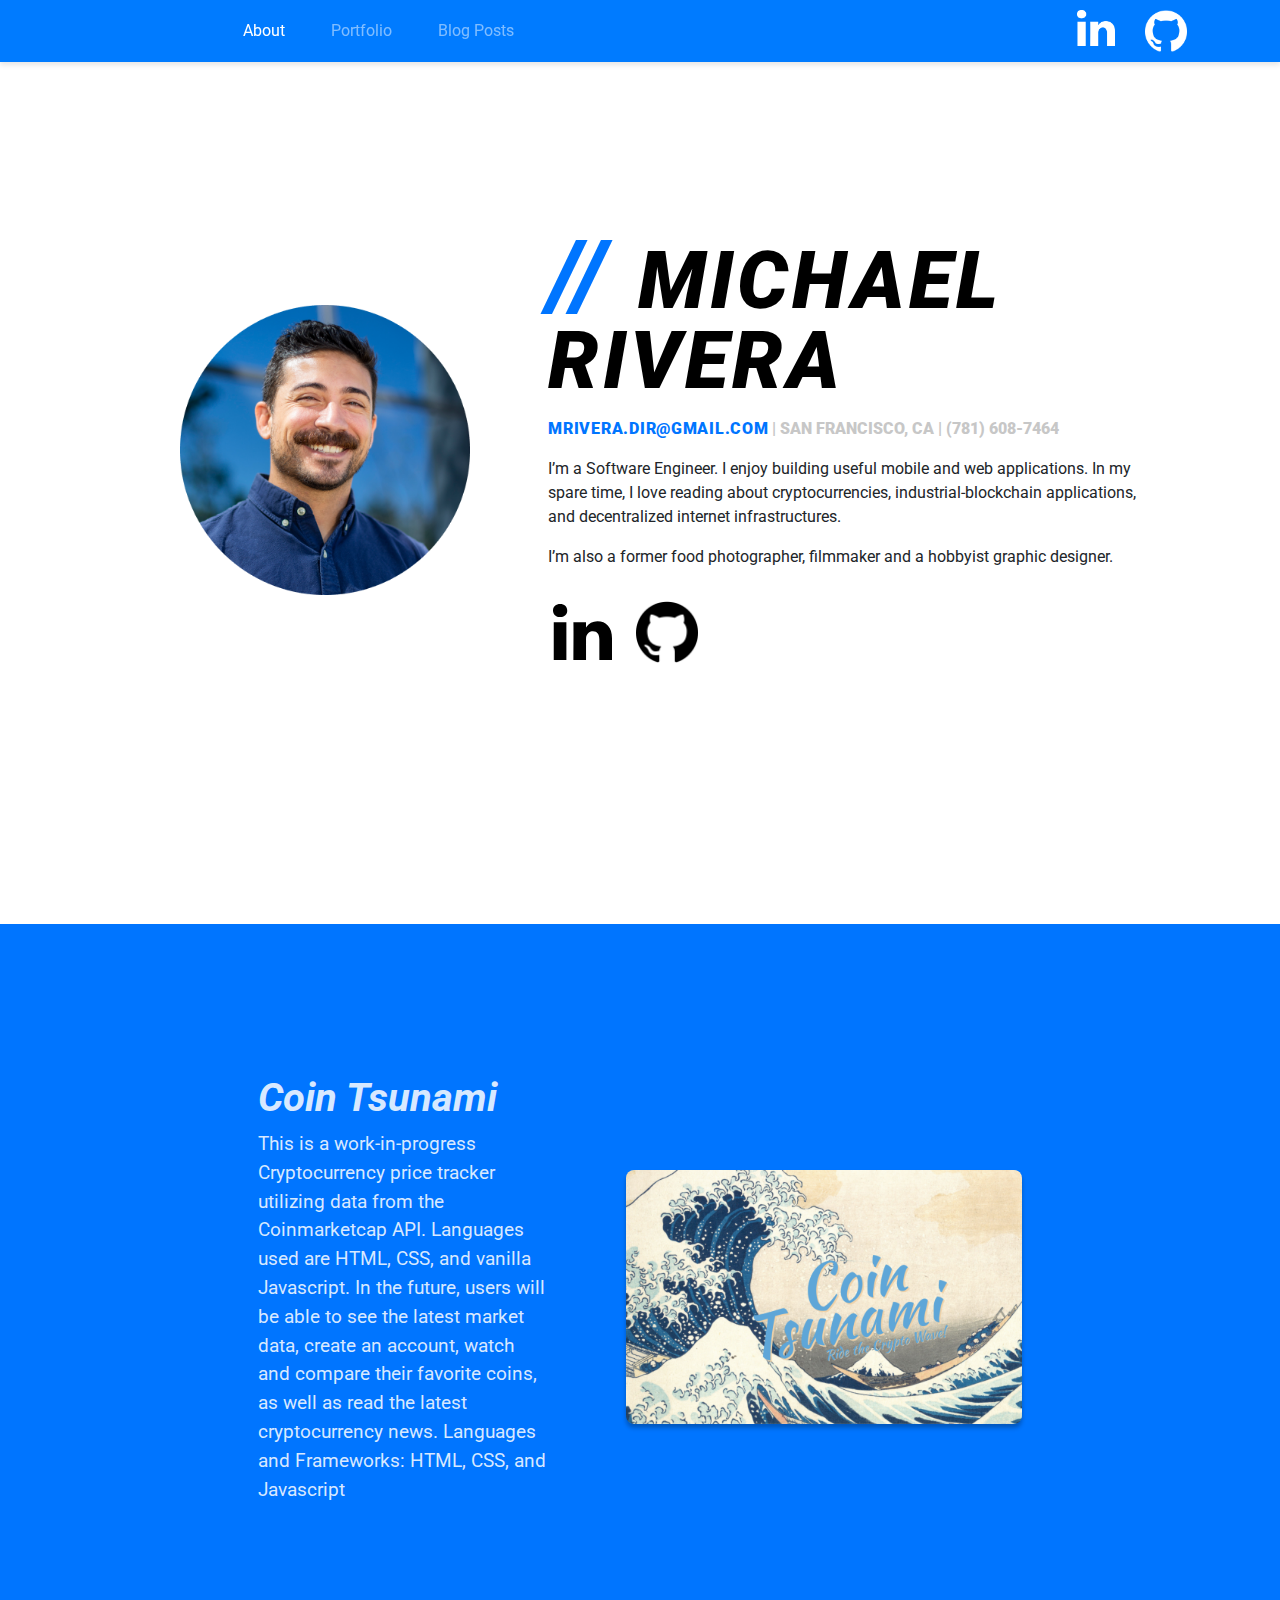
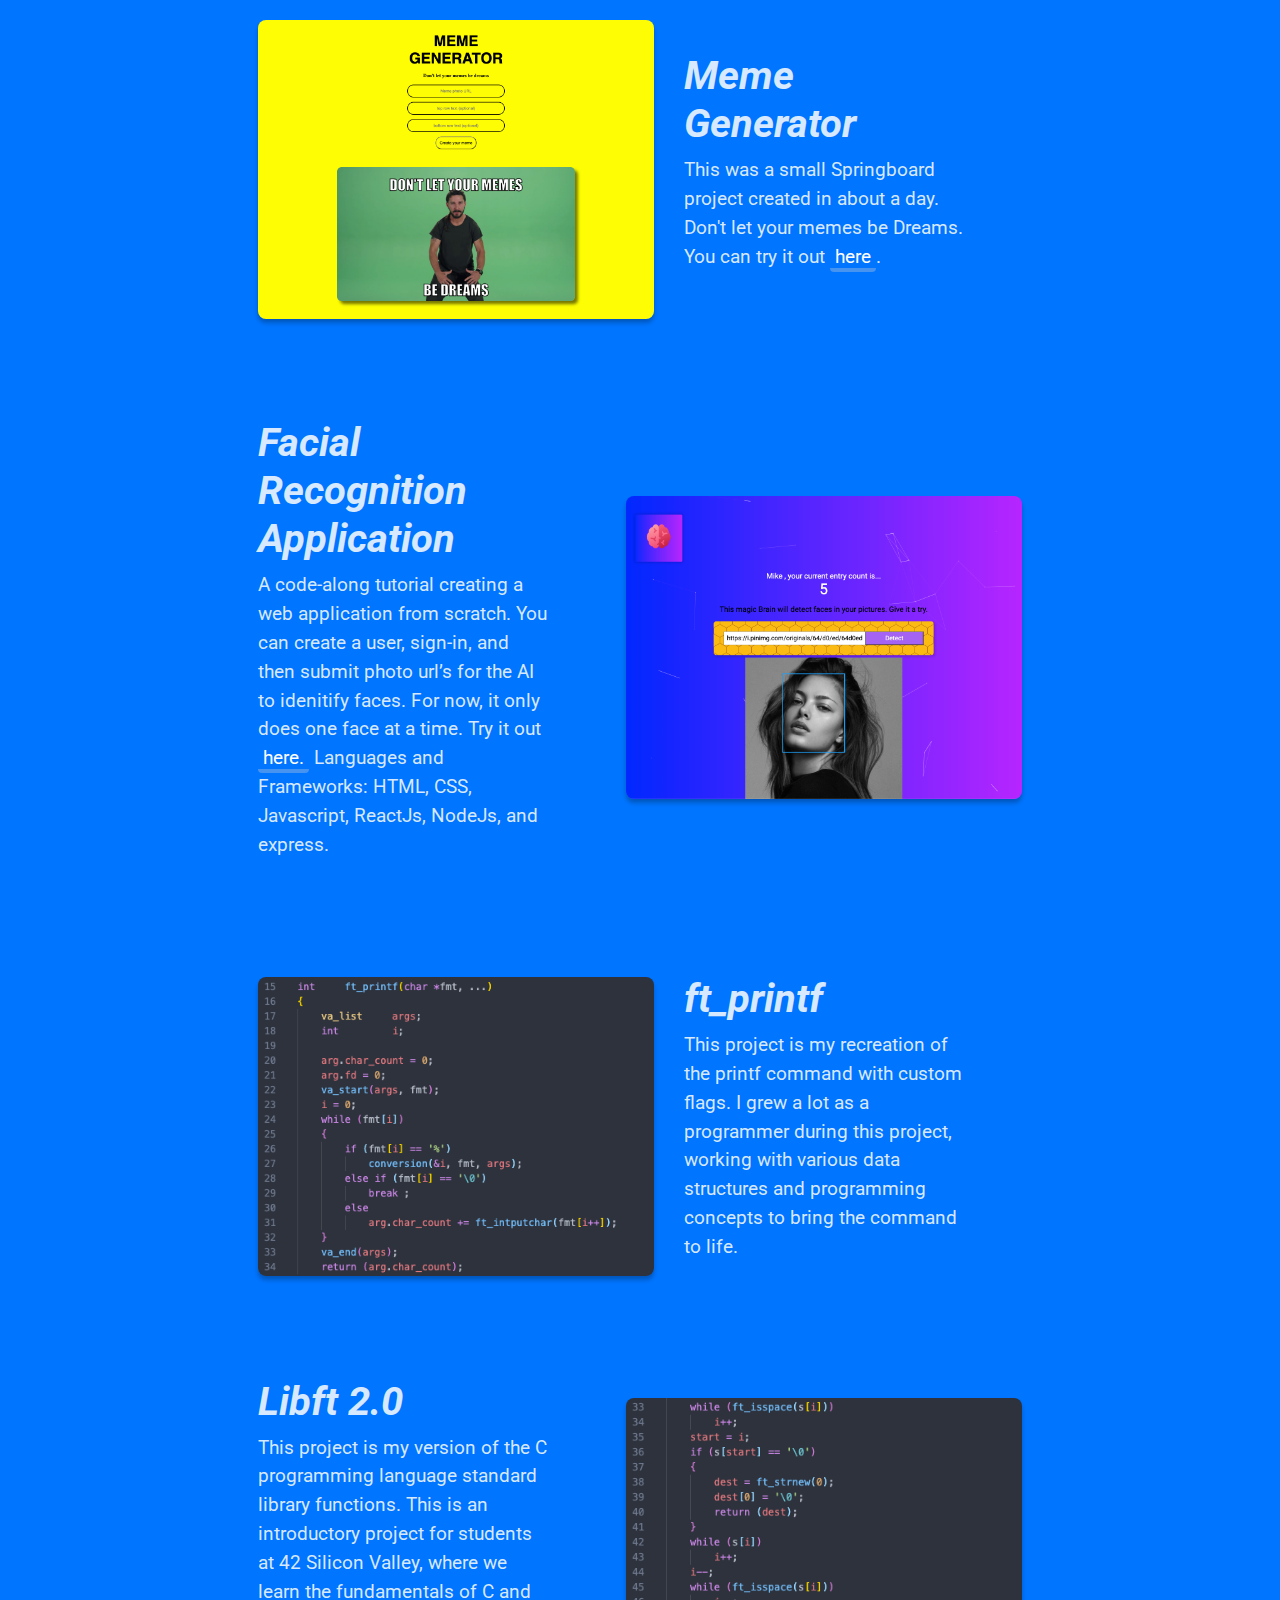
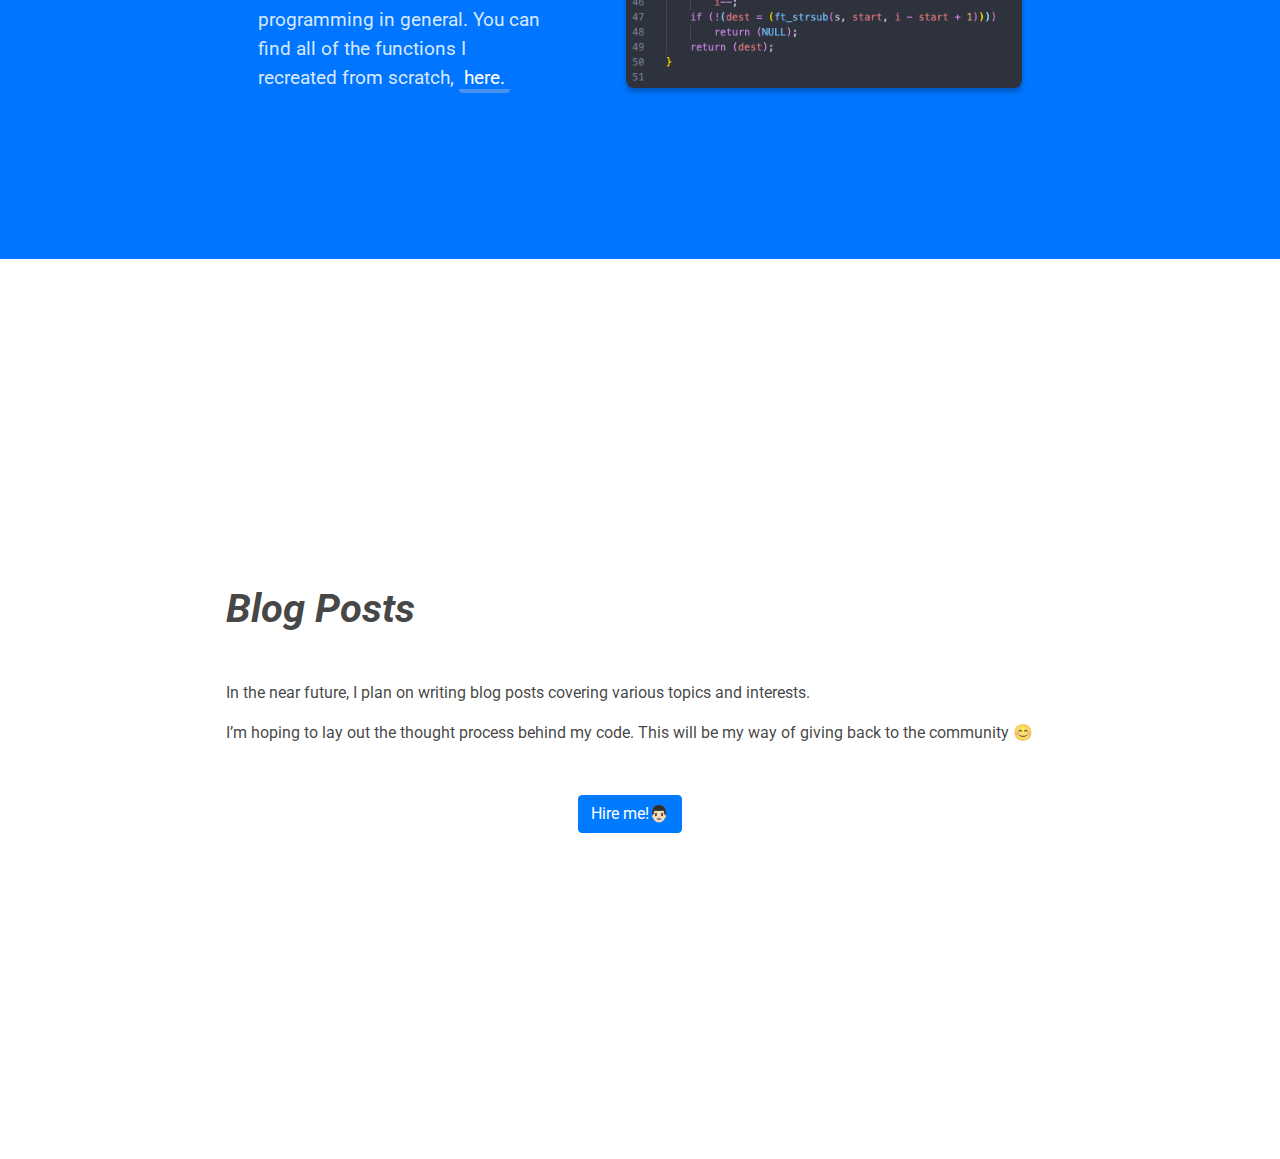
<file: index.html>
<!DOCTYPE html>
<html lang="en">
  <head>
    <meta charset="UTF-8" />
    <meta name="viewport" content="width=device-width, initial-scale=1.0" />
    <title>Mike | Dev</title>
    <!-- google fonts -->
    <link
      href="https://fonts.googleapis.com/css2?family=Roboto:ital,wght@0,100;0,400;0,500;0,700;0,900;1,700;1,900&display=swap"
      rel="stylesheet"
    />
    <!-- bootstrap -->
    <link
      rel="stylesheet"
      href="https://stackpath.bootstrapcdn.com/bootstrap/4.4.1/css/bootstrap.min.css"
      integrity="sha384-Vkoo8x4CGsO3+Hhxv8T/Q5PaXtkKtu6ug5TOeNV6gBiFeWPGFN9MuhOf23Q9Ifjh"
      crossorigin="anonymous"
    />
    <!-- for github, you need the relative path and the "type" attribute 
	https://stackoverflow.com/questions/52003005/css-not-working-on-github-pages
	-->
    <!-- my stylesheet -->
    <link rel="stylesheet" type="text/css" href="./style.css" />
    <link rel="stylesheet" type="text/css" href="./mobile-style.css" />
  </head>

  <body>
    <!-- nav bar -->
    <nav class="navbar navbar-expand navbar-dark bg-primary d-block fixed-top">
      <div class="navbar-collapse collapse" id="collapsingNavbar">
        <ul class="navbar-nav offset-md-1 offset-lg-2">
          <li class="nav-item active">
            <a class="nav-link d-sm-none" href="#about">About</a>
            <a class="nav-link d-none d-sm-block" href="#about-2">About</a>
          </li>
          <li class="nav-item">
            <a class="nav-link" href="#portfolio">Portfolio</a>
          </li>
          <li class="nav-item">
            <a class="nav-link no-wrap" href="#blogs" data-toggle="collapse"
              >Blog Posts</a
            >
          </li>
        </ul>
        <ul
          class="navbar-nav offset-sm-4 offset-md-5 offset-lg-5 nav-social-icons-mobile d-none d-sm-flex"
        >
          <div>
            <a
              target="_blank"
              href="https://www.linkedin.com/in/michael-rivera-a42391112/"
              class="hvr-icon-grow"
            >
              <img
                src="./Assets/images/icons/seeklogo/white-linkedin-icon-seeklogo.png"
                width="38px"
                alt=""
                class="hvr-icon nav-likedin-icon"
              />
            </a>
          </div>
          <div>
            <a
              target="_blank"
              href="http://github.com/micriver"
              class="hvr-icon-grow"
            >
              <img
                src="./Assets/images/icons/seeklogo/white-github.png"
                width="42px"
                height="auto"
                alt=""
                class="hvr-icon nav-github-icon"
              />
            </a>
          </div>
        </ul>
      </div>
    </nav>

    <!-- mobile about page -->
    <div
      id="about"
      class="container-fluid align-items-center d-block d-sm-none"
    >
      <div class="row no-gutters contact-mobile">
        <div class="col px-2">
          <p class="text-left hero-name">
            <span class="comment">//&nbsp;</span>Michael Rivera
          </p>
          <p class="">
            <span class="email-mobile">mrivera.dir@gmail.com</span> <br />
            San Francisco, ca | (781) 608-7464
          </p>
        </div>
      </div>
    </div>
    <!-- mobile hero photo -->
    <div class="hero-photo d-block d-sm-none">
      <img
        src="./Assets/images/profile/mirivera_04_square.png"
        class=""
        alt=""
        style="width: 100%"
      />
    </div>
    <!-- mobile bio -->
    <div class="container-fluid align-items-center d-block d-sm-none">
      <div class="row no-gutters bio">
        <div class="col px-2">
          <p>
            I’m a Fullstack Web developer. I enjoy building useful mobile and
            web applications. In my spare time, I love reading about
            cryptocurrencies, industrial-blockchain applications, and
            decentralized internet infrastructures.
          </p>
          <p>
            I’m also a former food photographer, filmmaker and a hobbyist
            graphic designer.
          </p>
          <div class="col social-icons text-center">
            <a
              target="_blank"
              href="https://www.linkedin.com/in/michael-rivera-a42391112/"
              class="hvr-icon-grow"
            >
              <img
                src="./Assets/images/icons/seeklogo/linkedin-icon-seeklogo.com.svg"
                width="59px"
                alt=""
                class="hvr-icon linkedin_icon"
              />
            </a>
            <a
              target="_blank"
              href="http://github.com/micriver"
              class="hvr-icon-grow"
            >
              <img
                src="./Assets/images/icons/github.png"
                width="62px"
                alt=""
                class="hvr-icon github_icon"
              />
            </a>
          </div>
        </div>
      </div>
    </div>

    <!-- desktop -->
    <!-- about page -->
    <div id="about-2" class="container-fluid d-none d-sm-block">
      <div class="row align-items-center" style="height: 100vh">
        <div class="col-md col-lg-4 col-xl-3 offset-lg-2">
          <img
            src="./Assets/images/profile/circular-profile-pic2.png"
            alt=""
            srcset=""
            class="img-fluid d-none d-sm-block mx-md-5 float-right"
          />
        </div>
        <div class="col-md col-lg-5 col-xl-6">
          <p class="text-left hero-name">
            <span class="comment">//&nbsp;</span>Michael Rivera
          </p>
          <p class="contact">
            <span class="email">mrivera.dir@gmail.com</span> | San Francisco, ca
            | (781) 608-7464
          </p>
          <p>
            I’m a Software Engineer. I enjoy building useful mobile and
            web applications. In my spare time, I love reading about
            cryptocurrencies, industrial-blockchain applications, and
            decentralized internet infrastructures.
          </p>
          <p>
            I’m also a former food photographer, filmmaker and a hobbyist
            graphic designer.
          </p>
          <div class="social-icons">
            <a
              target="_blank"
              href="https://www.linkedin.com/in/michael-rivera-a42391112/"
              class="hvr-icon-grow"
            >
              <img
                src="./Assets/images/icons/seeklogo/linkedin-icon-seeklogo.com.svg"
                width="59px"
                alt=""
                class="hvr-icon linkedin_icon"
              />
            </a>
            <a
              target="_blank"
              href="http://github.com/micriver"
              class="hvr-icon-grow"
            >
              <img
                src="./Assets/images/icons/github.png"
                width="62px"
                alt=""
                class="hvr-icon github_icon"
              />
            </a>
          </div>
        </div>
      </div>
    </div>

    <!-- portfolio page -->
    <br>
    <div class="container-fluid"
        id="portfolio"
    >
      <div 
        class="row align-items-center justify-content-center portfolio-row first-row">
        <div class="col-sm col-lg-3 mr-5">
          <h1>Coin Tsunami</h1>
          <p class="project-text">
            This is a work-in-progress Cryptocurrency price tracker utilizing data from the Coinmarketcap API. Languages used are HTML, CSS, and vanilla Javascript. In the future, users will be able to see the latest market data, create an account, watch and compare their favorite coins, as well as read the latest cryptocurrency news.

            Languages and Frameworks: HTML, CSS, and Javascript
          </p>
        </div>
        <div class="col-sm col-lg-4">
          <a href="https://mikerivera.dev/tsunami-2/" target="_blank">
            <img
              src="./Assets/Portfolio-project-screenshots/coin-tsunami-screenshot.png"
              alt="photo of coin tsunami application"
              class="img-fluid mx-auto d-block project-img"
            />
          </a>
        </div>
      </div>
      <div
        class="row align-items-center justify-content-center portfolio-row "
      >
        <div class="col-sm col-lg-3 mr-5 order-sm-2">
          <h1>Meme Generator</h1>
          <p class="project-text">
            This was a small Springboard project created in about a day. 
            <!-- <br>
            <br> -->
            Don't let your memes be Dreams.
            <!-- <br>
            <br> -->
            You can try it out
            <a
              href="http://mikerivera.dev/meme-generator-assessment/"
              target="_blank"
              class="ani-link"
              >here</a
            >.
          </p>
        </div>
        <!-- <div class="col-sm col-lg-3 mr-5 order-sm-2">
          <h1>Trivia Game</h1>
          <p class="project-text">
            I coded a Trivia game in React.js for an apprenticeship application
            and it turned out pretty cool! You can check out the code, clone the
            repo and play the game
            <a
              href="https://github.com/micriver/tandem-trivia"
              target="_blank"
              class="ani-link"
              >here</a
            >. There are some pretty cool questions!
          </p>
        </div> -->
        <div class="col-sm col-lg-4">
          <a href="https://mikerivera.dev/meme-generator-assessment/" target="_blank">
            <img
              src="./Assets/Portfolio-project-screenshots/meme-generator-thumb.png"
              alt="gif of application"
              class="img-fluid mx-auto d-block project-img"
            />
          </a>
        </div>
      </div>
      <div class="row align-items-center justify-content-center portfolio-row">
        <div class="col-sm col-lg-3 mr-5">
          <h1>Facial Recognition Application</h1>
          <p class="project-text">
            A code-along tutorial creating a web application from scratch. You
            can create a user, sign-in, and then submit photo url’s for the AI
            to idenitify faces. For now, it only does one face at a time. Try it
            out
            <a
              href="https://facerecognition23.herokuapp.com/"
              target="_blank"
              class="ani-link"
              >here.</a
            >
            Languages and Frameworks: HTML, CSS, Javascript, ReactJs, NodeJs,
            and express.
          </p>
        </div>
        <div class="col-sm col-lg-4">
          <a href="https://facerecognition23.herokuapp.com/" target="_blank">
            <img
              src="./Assets/Portfolio-project-screenshots/facial_recognition_app.png"
              alt="photo of application"
              class="img-fluid mx-auto d-block project-img"
            />
          </a>
        </div>
      </div>
      <div class="row align-items-center justify-content-center portfolio-row">
        <div class="col-sm col-lg-3 mr-5 order-sm-2 project-text">
          <h1>ft_printf</h1>
          <p>
            This project is my recreation of the printf command with custom
            flags. I grew a lot as a programmer during this project, working
            with various data structures and programming concepts to bring the
            command to life.
          </p>
        </div>
        <div class="col-sm col-lg-4">
          <a href=https://github.com/micriver/ft_printf target="_blank">
            <img
              src="./Assets/Portfolio-project-screenshots/ft_printf.png"
              alt="photo of application"
              class="img-fluid mx-auto d-block project-img"
            />
          </a>
        </div>
      </div>
      <div
        class="row align-items-center justify-content-center portfolio-row last-row"
      >
        <div class="col-sm col-lg-3 mr-5 project-text">
          <h1>Libft 2.0</h1>
          <p>
            This project is my version of the C programming language standard
            library functions. This is an introductory project for students at
            42 Silicon Valley, where we learn the fundamentals of C and
            programming in general. You can find all of the functions I
            recreated from scratch,
            <a href="https://github.com/micriver/libft-2.0" class="ani-link"
              >here.</a
            >
          </p>
        </div>
        <div class="col-sm col-lg-4">
          <a href="https://facerecognition23.herokuapp.com/" target="_blank">
            <img
              src="./Assets/Portfolio-project-screenshots/libft.2.0.png"
              alt="photo of application"
              class="img-fluid mx-auto d-block project-img"
            />
          </a>
        </div>
      </div>
    </div>
    <div class="container-fluid">
      <div class="row no-gutters justify-content-center" id="blogs">
        <div class="offset-1 align-self-center guide-text">
          <h1>Blog Posts</h1>
          <p class="guide-info text-left"><a class="blog-link" href="./final-push.html">Final Push</a></p>
          <p>
            In the near future, I plan on writing blog posts covering various
            topics and interests.
          </p>
          <p>
            I’m hoping to lay out the thought process behind my code. This will
            be my way of giving back to the community 😊
          </p>
          <div class="hire-me-button text-center">
            <button type="button" class="btn btn-primary"><a href="testpost.md"> Hire me!👨🏻</a></button>
          </div>
        </div>
      </div>
    </div>
  </body>
</html>
</file>
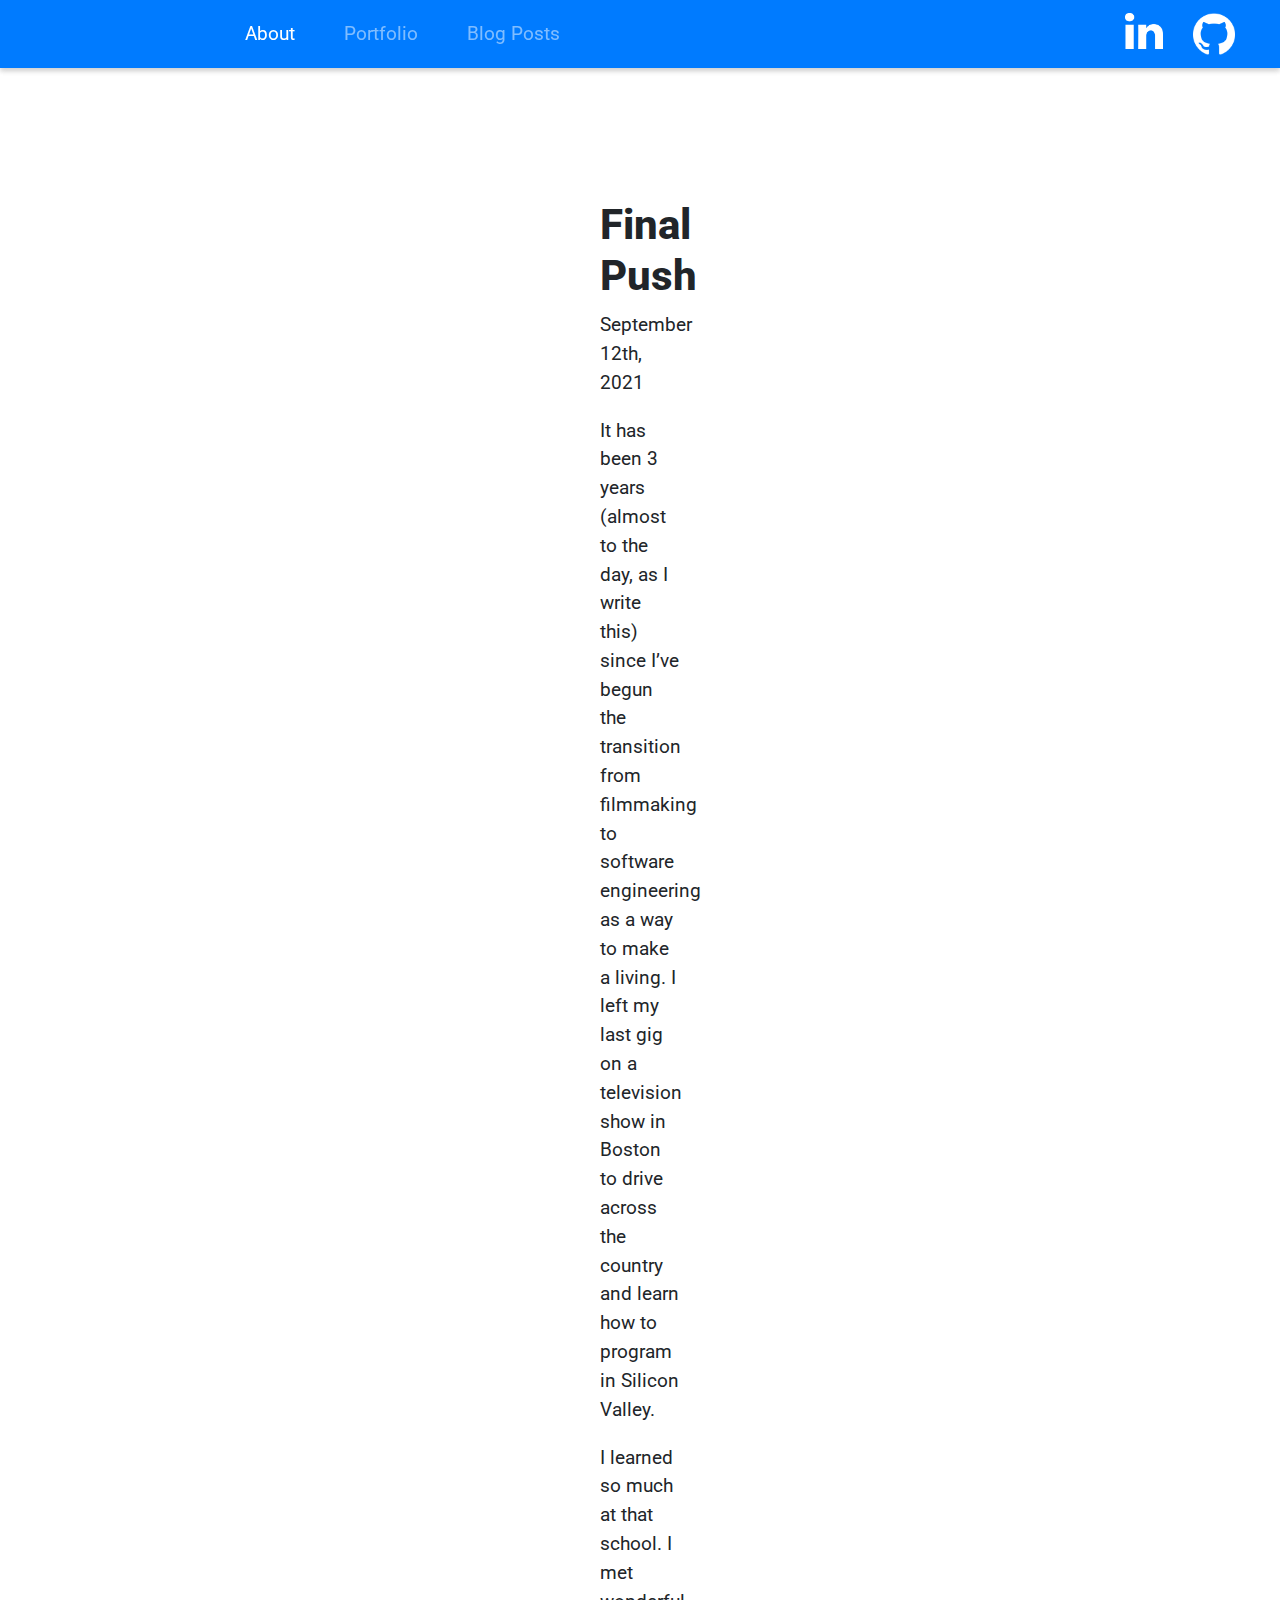
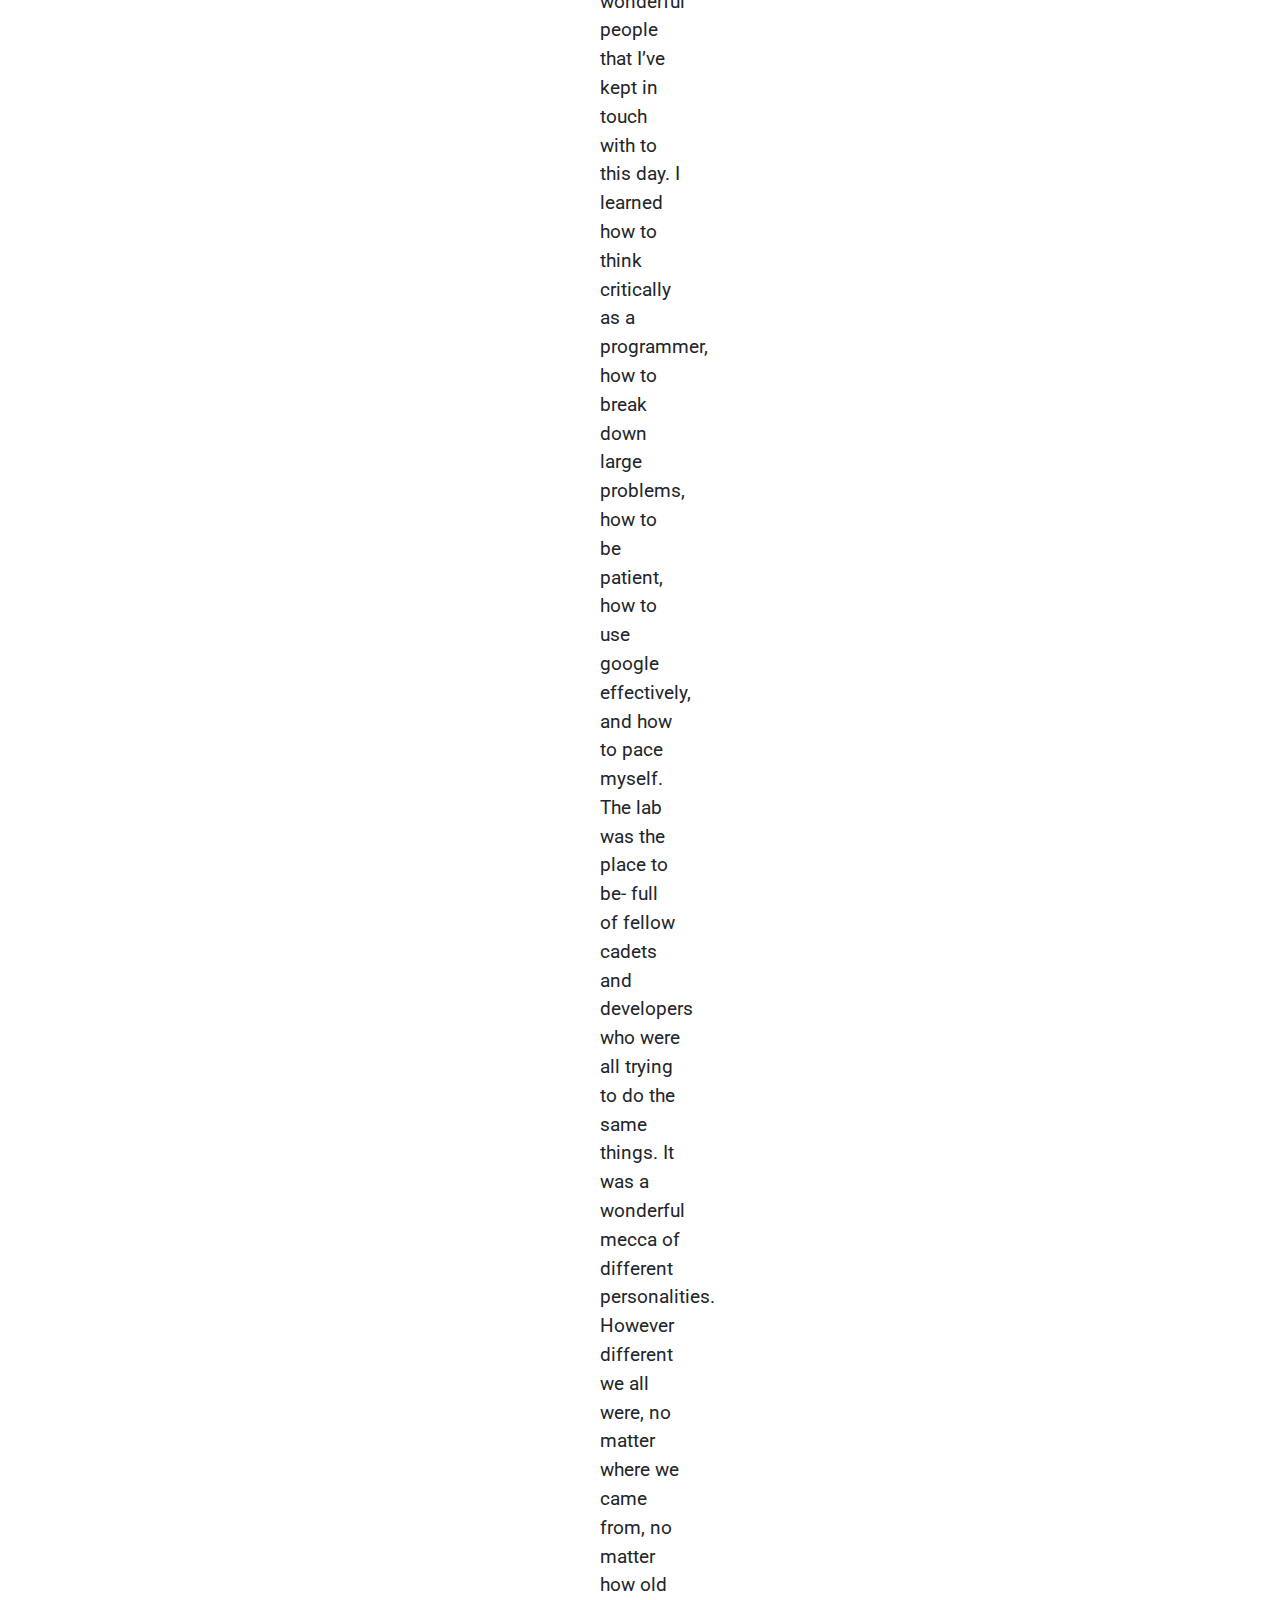
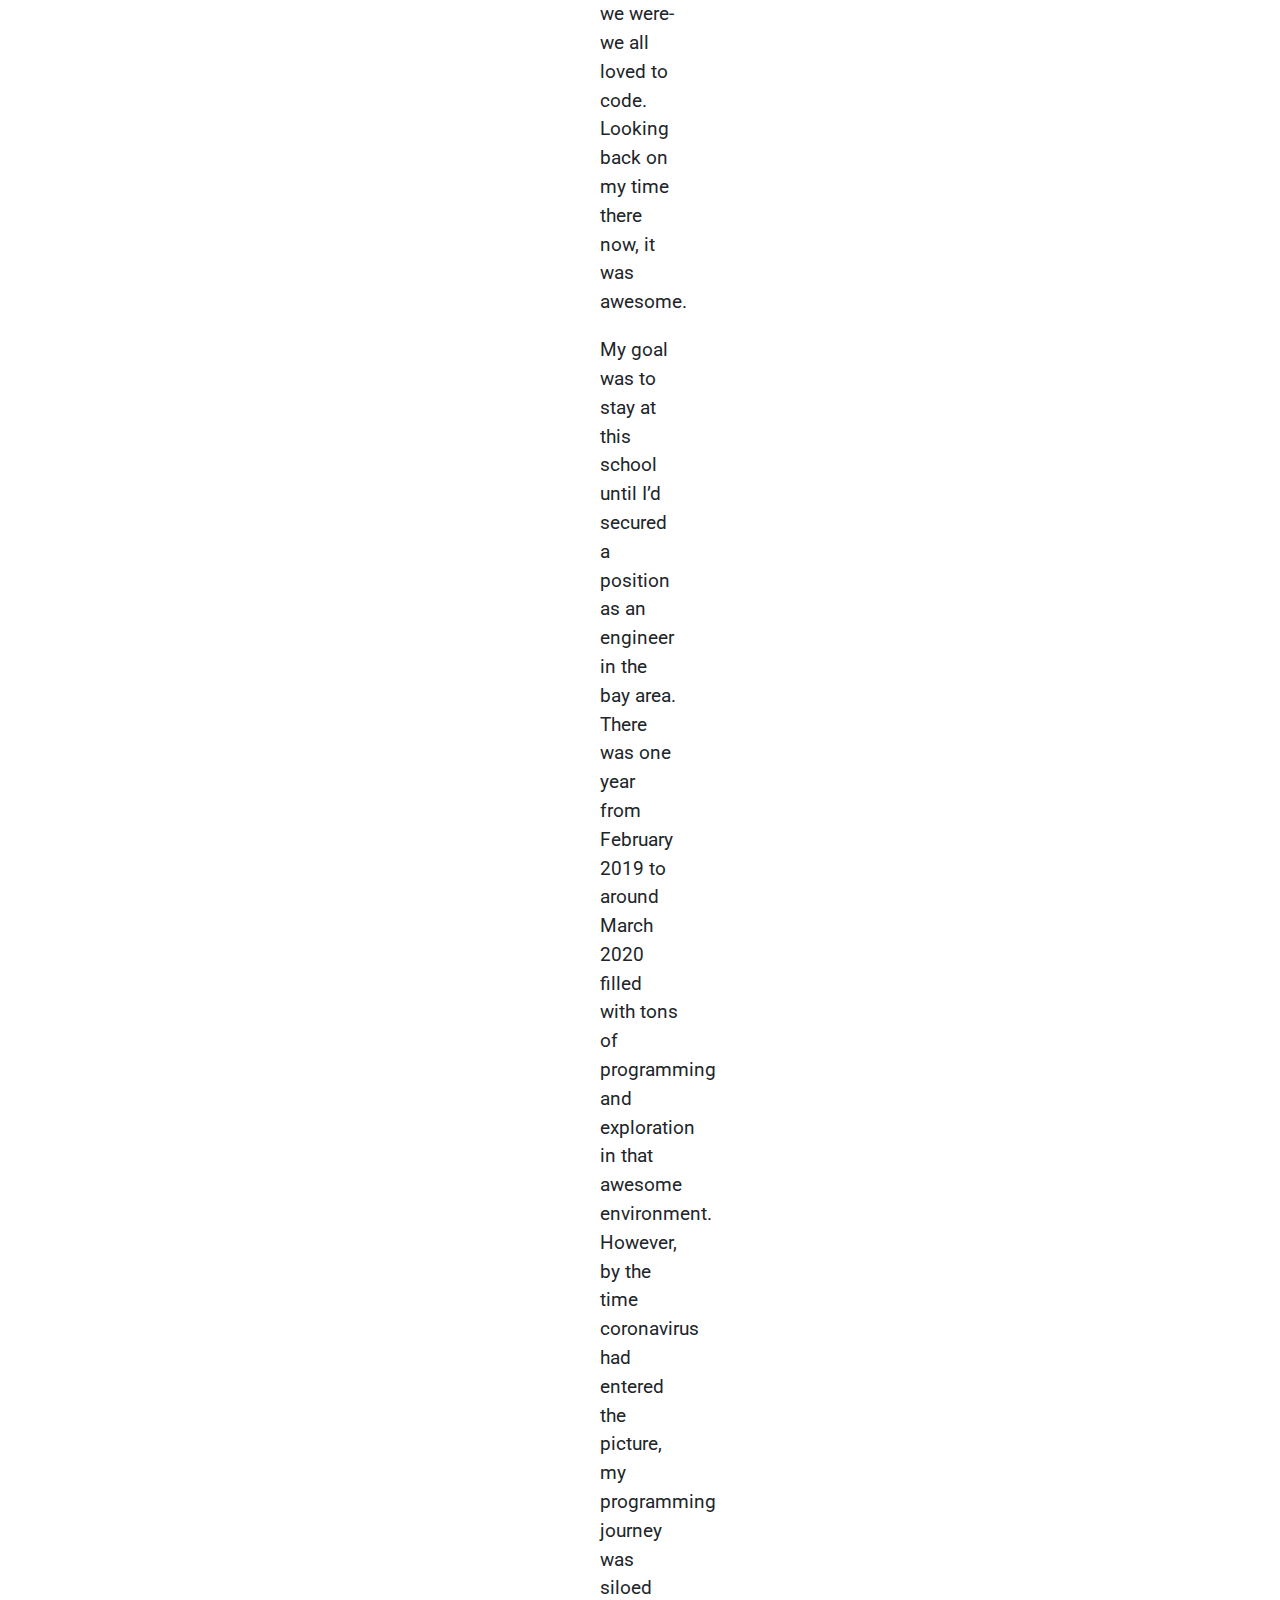
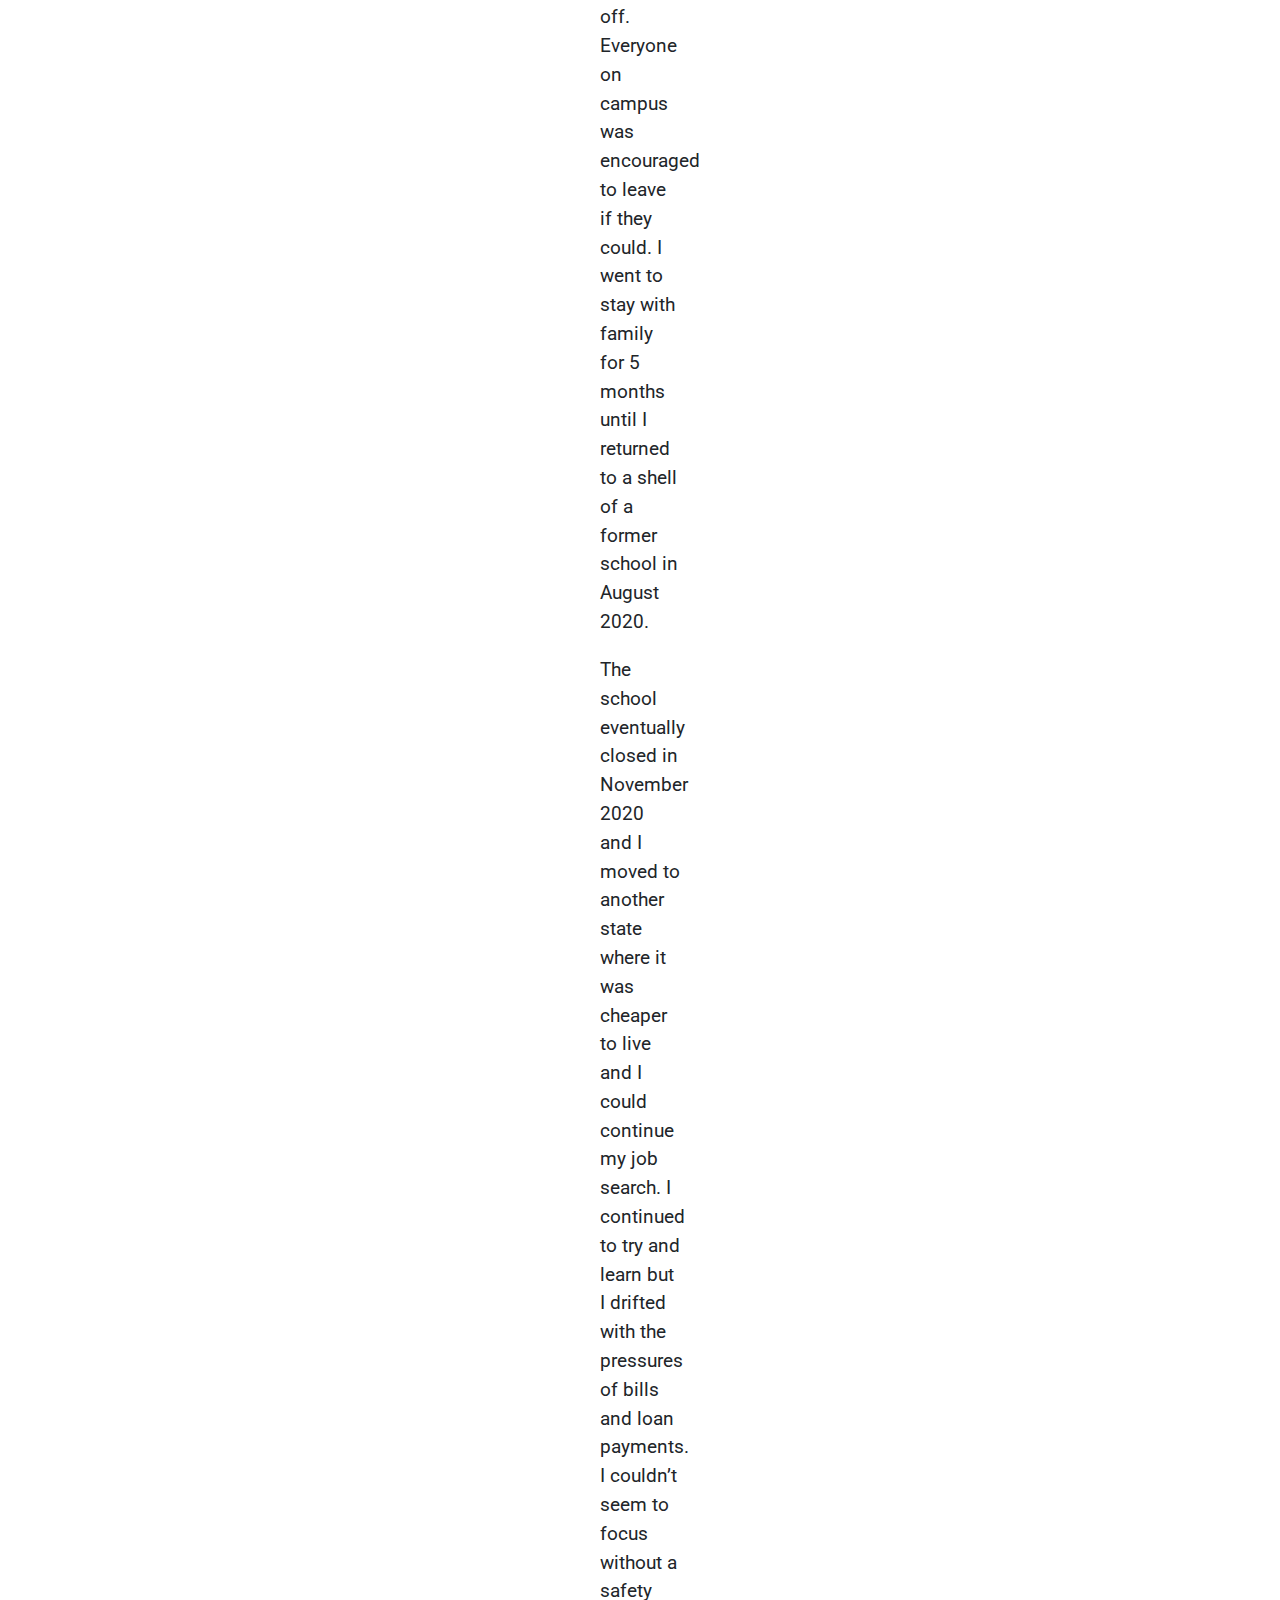
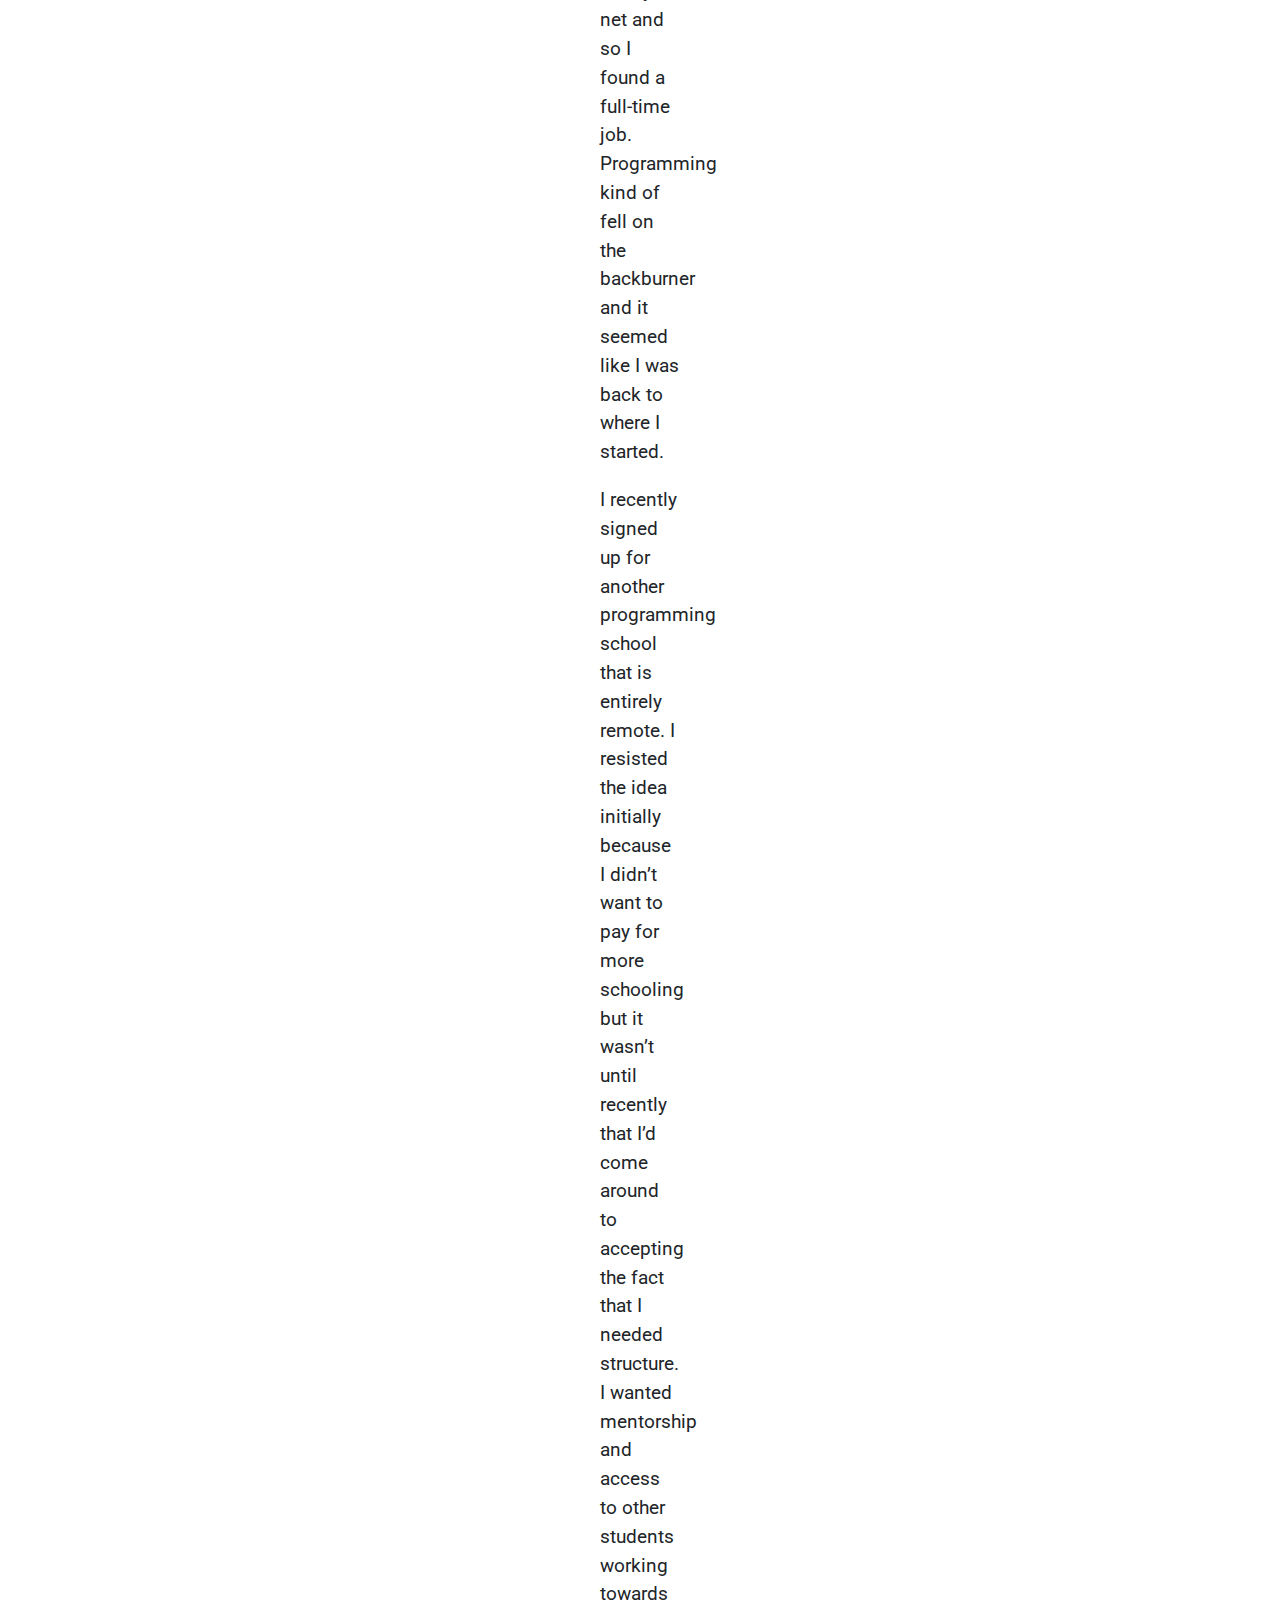
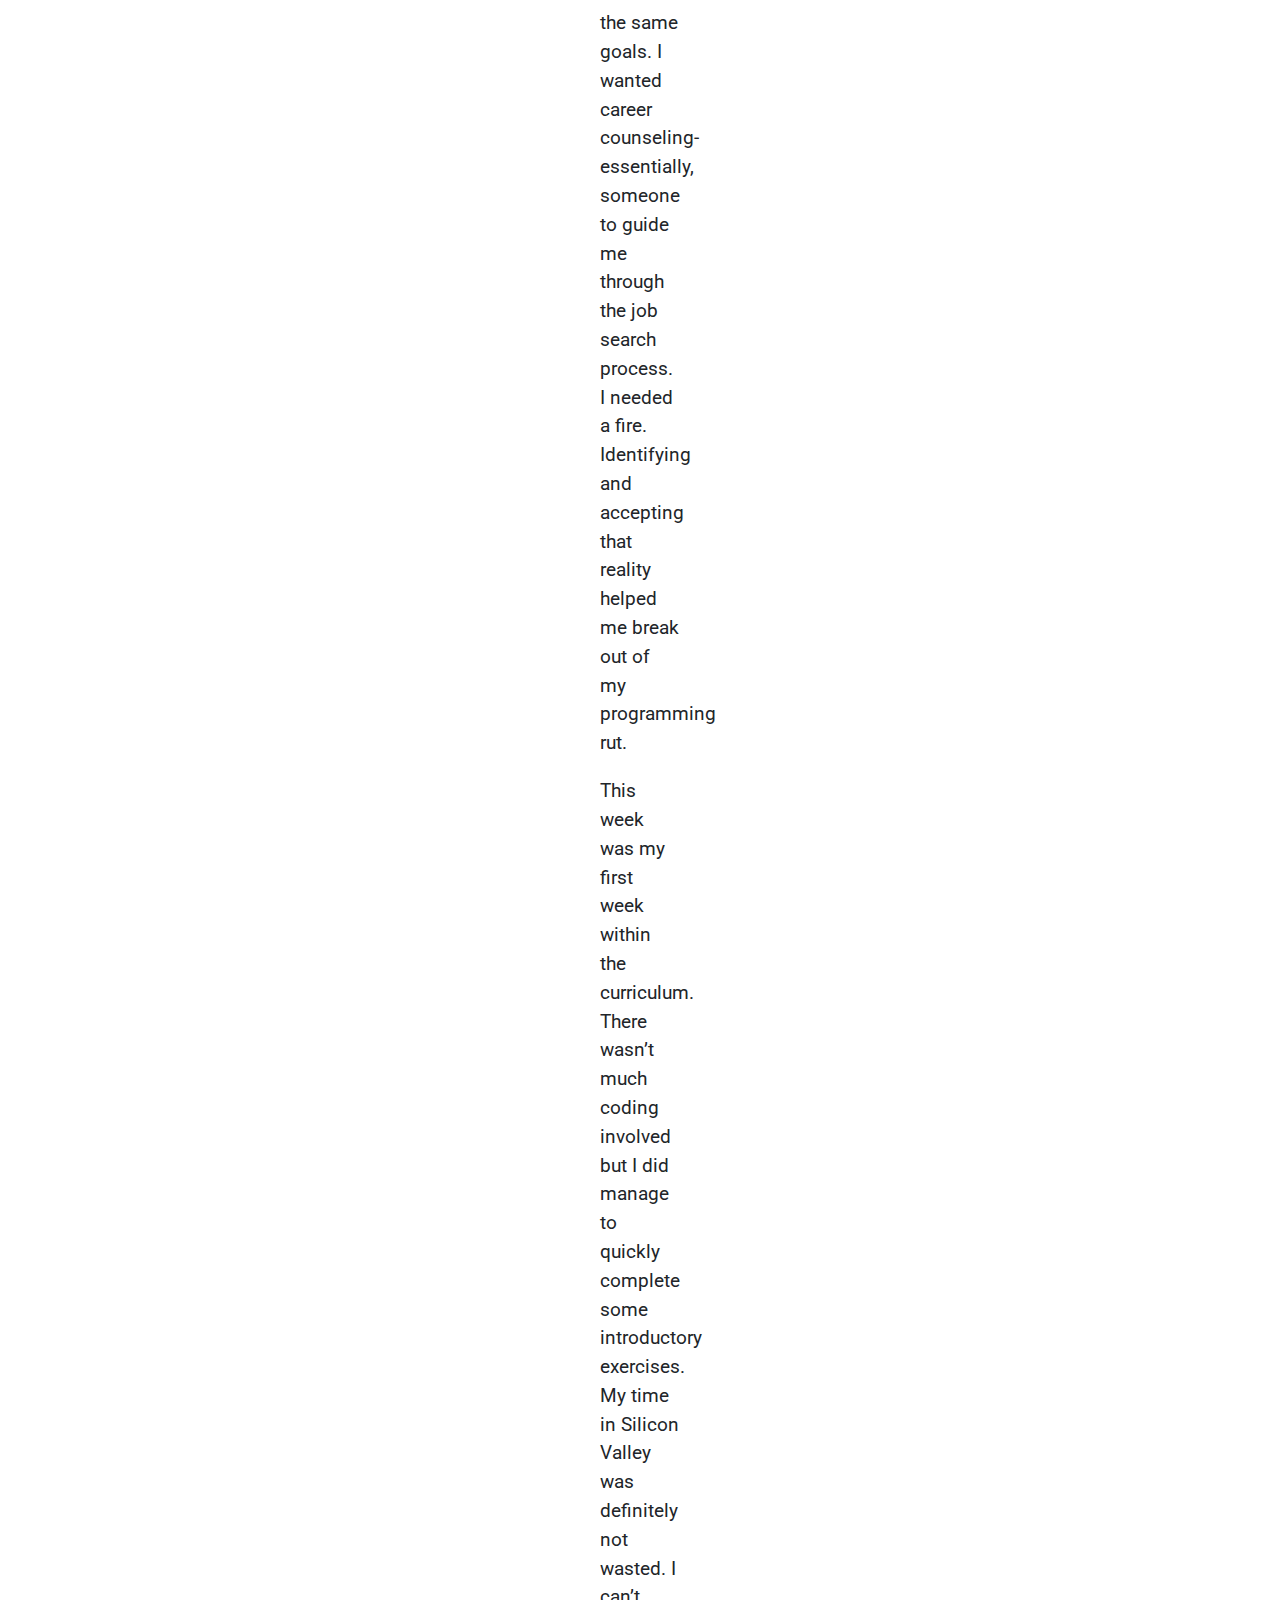
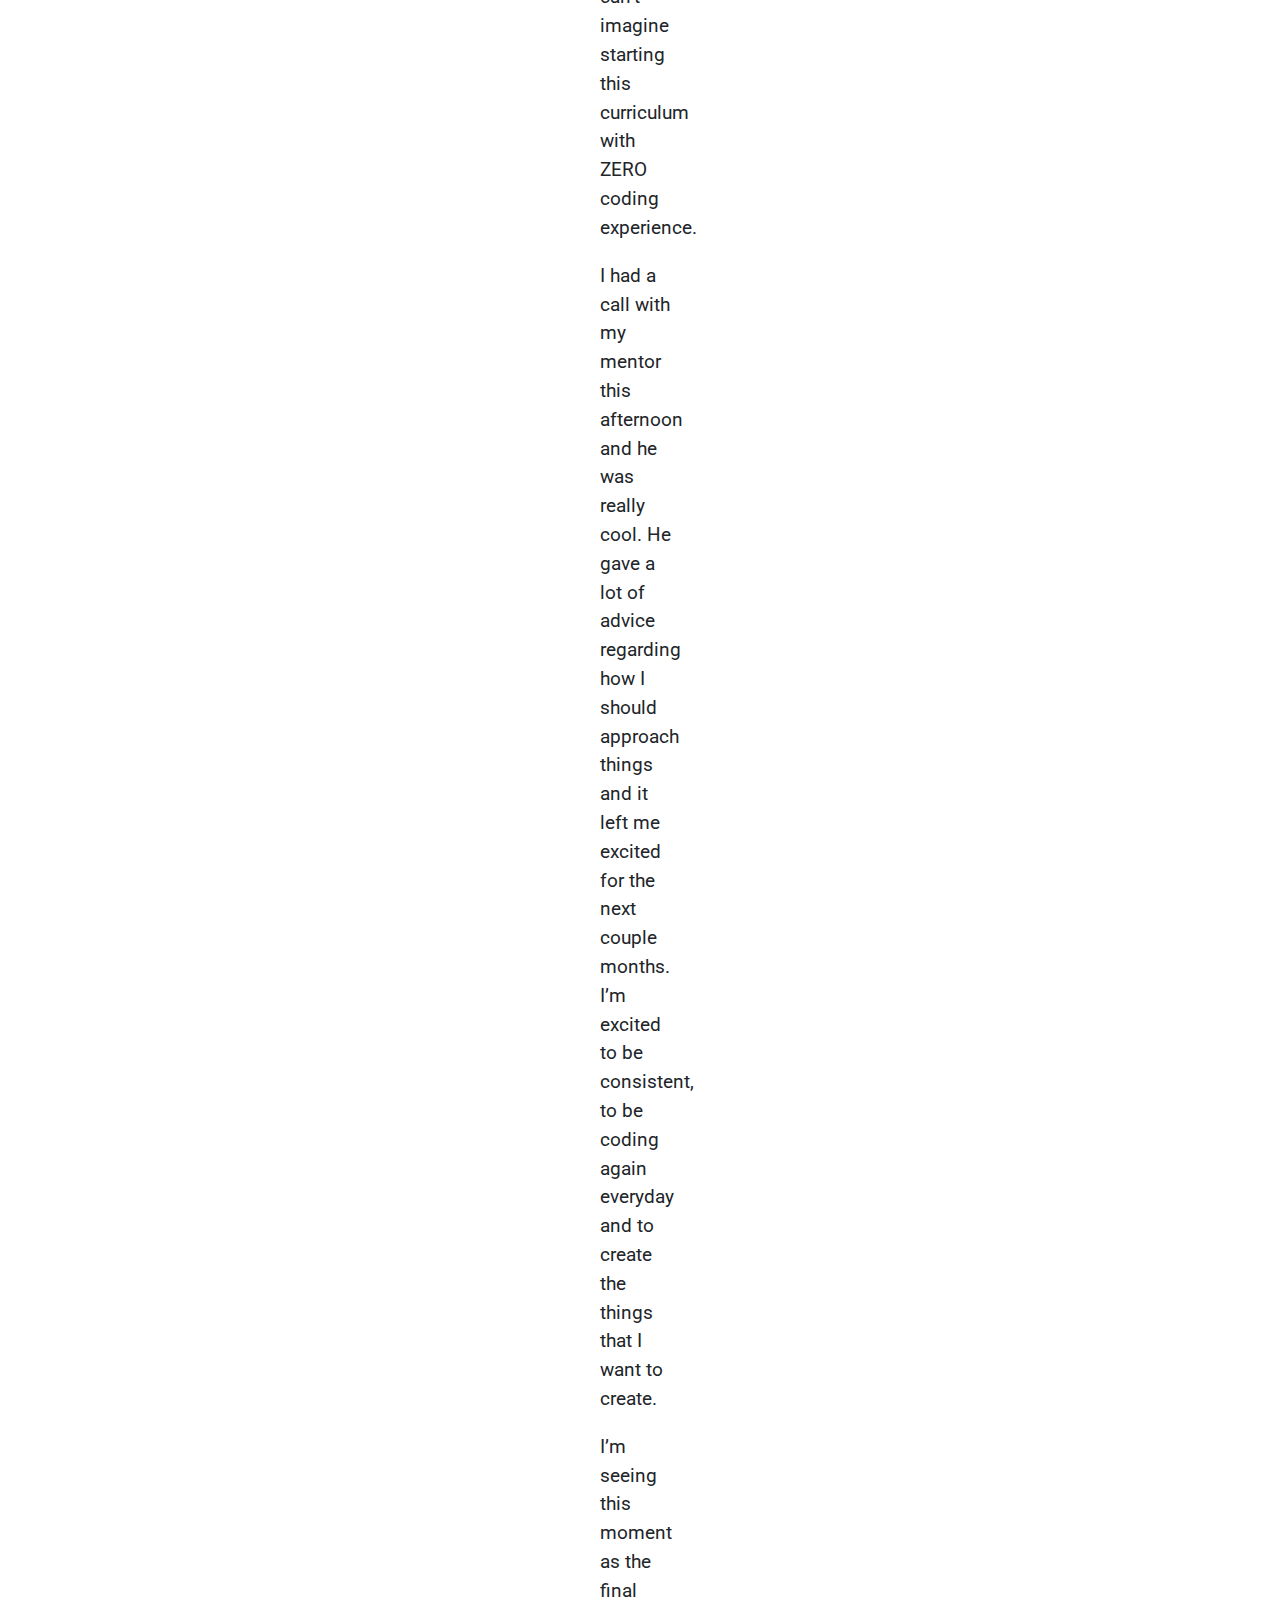
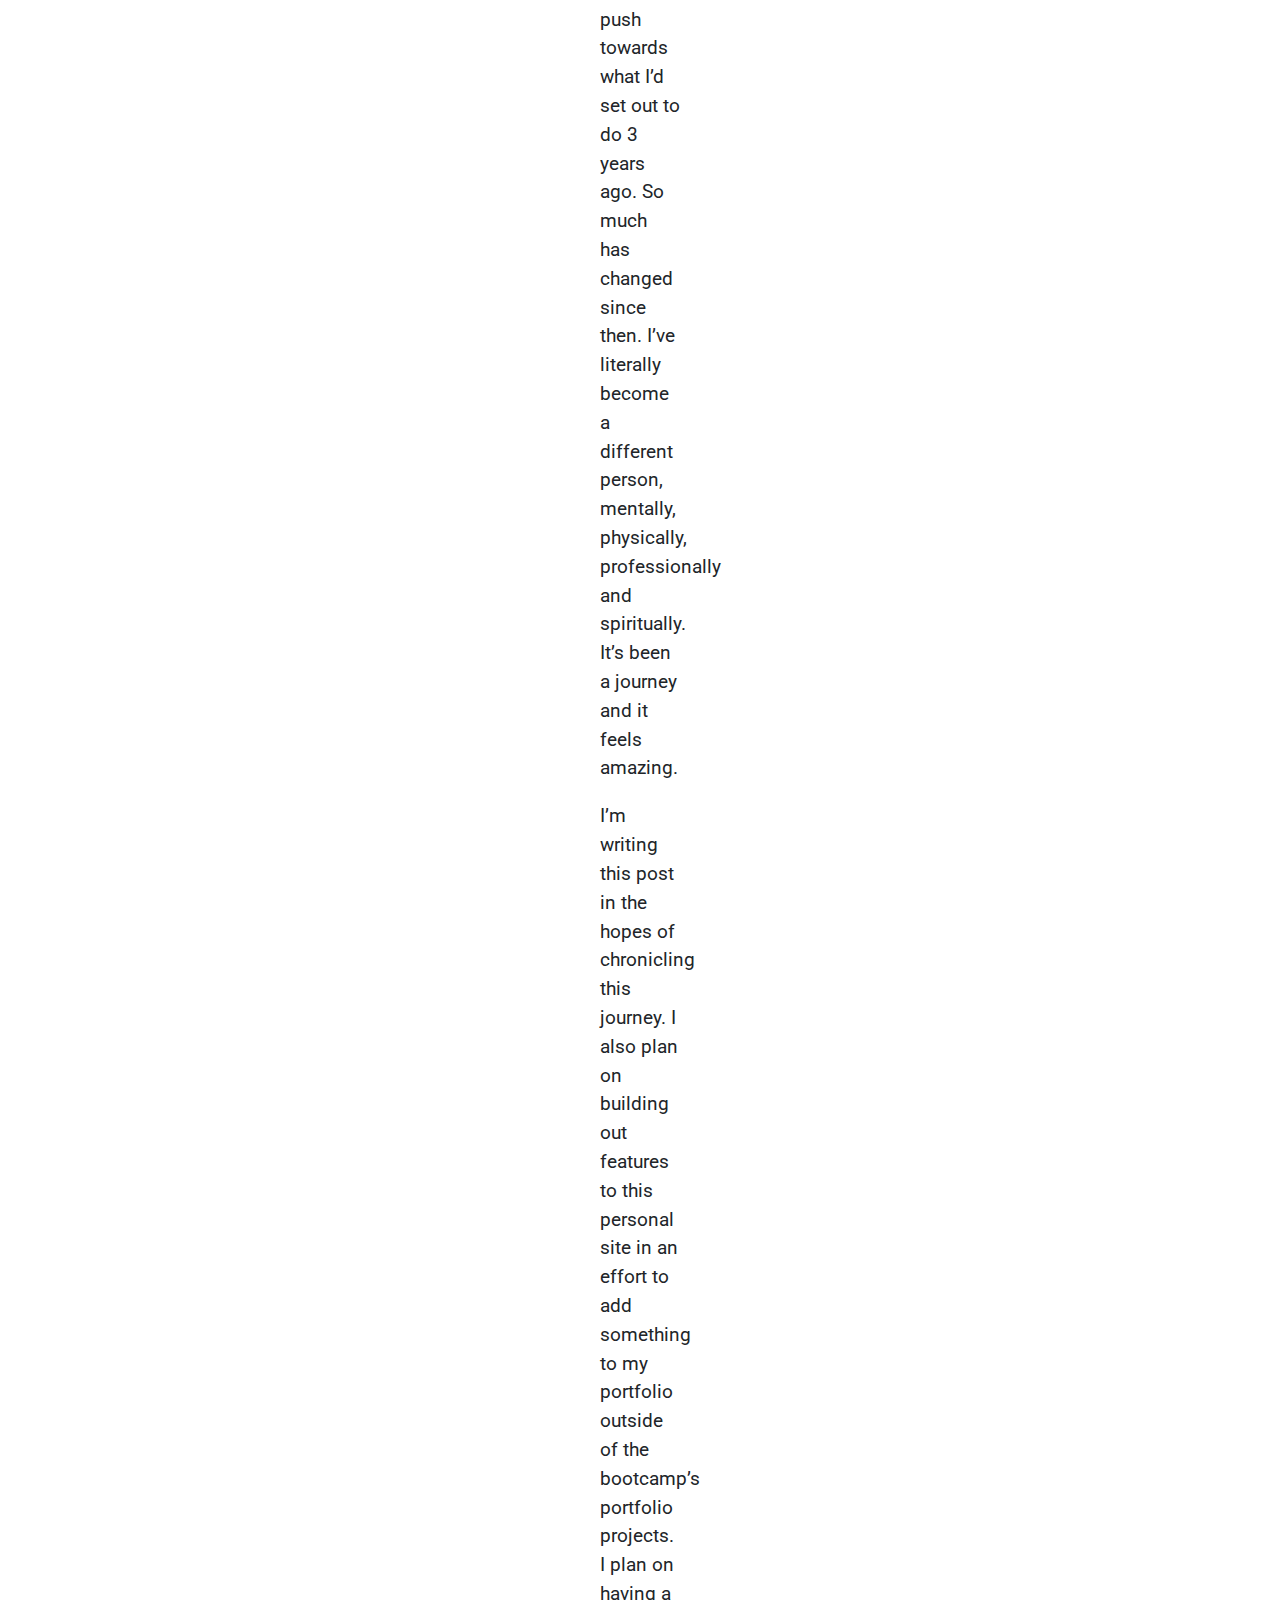
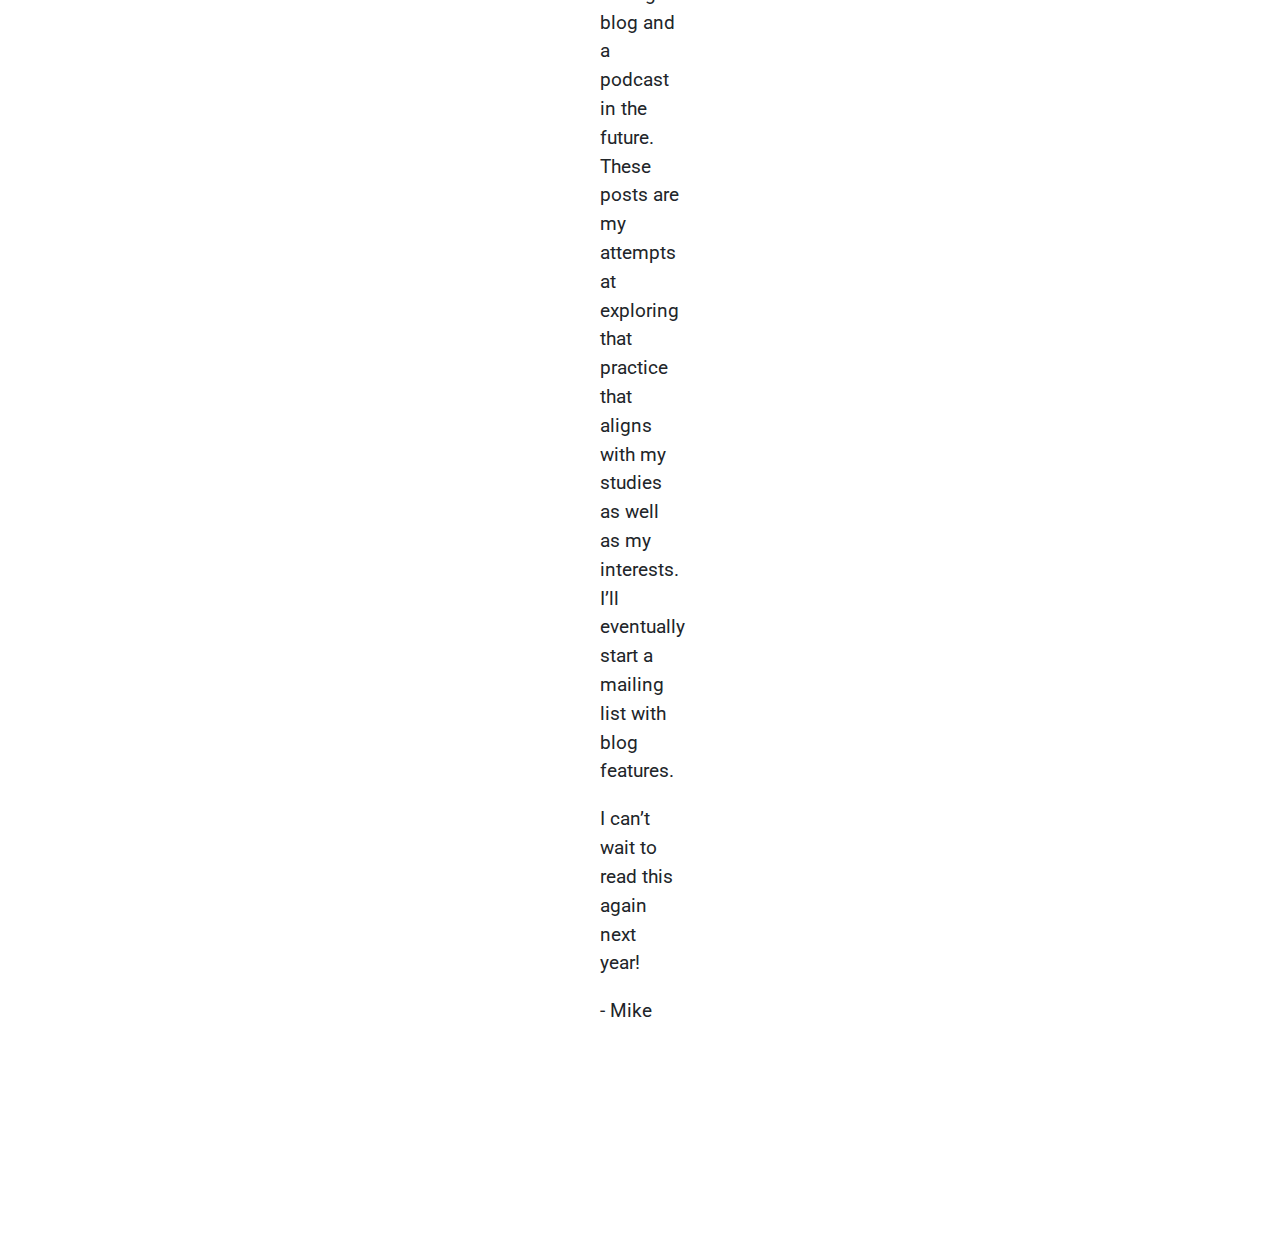
<file: final-push.html>
<!DOCTYPE html>
<html lang="en">
  <head>
    <meta charset="UTF-8" />
    <meta http-equiv="X-UA-Compatible" content="IE=edge" />
    <meta name="viewport" content="width=device-width, initial-scale=1.0" />
    <title>Final Push</title>
    <!-- bootstrap -->
    <link
      rel="stylesheet"
      href="https://stackpath.bootstrapcdn.com/bootstrap/4.4.1/css/bootstrap.min.css"
      integrity="sha384-Vkoo8x4CGsO3+Hhxv8T/Q5PaXtkKtu6ug5TOeNV6gBiFeWPGFN9MuhOf23Q9Ifjh"
      crossorigin="anonymous"
    />
    <link
      href="https://fonts.googleapis.com/css2?family=Roboto:ital,wght@0,100;0,400;0,500;0,700;0,900;1,700;1,900&display=swap"
      rel="stylesheet"
    />
    <link rel="stylesheet" href="./style.css" />
    <link rel="stylesheet" href="./blog-style.css" />
  </head>
  <nav class="navbar navbar-expand navbar-dark bg-primary d-block fixed-top">
    <div class="navbar-collapse collapse" id="collapsingNavbar">
      <ul class="navbar-nav offset-md-1 offset-lg-2">
        <li class="nav-item active">
          <a class="nav-link d-sm-none" href="./index.html/#about">About</a>
          <a class="nav-link d-none d-sm-block" href="#about-2">About</a>
        </li>
        <li class="nav-item">
          <a class="nav-link" href="./index.html/#portfolio">Portfolio</a>
        </li>
        <li class="nav-item">
          <a
            class="nav-link no-wrap"
            href="./index.html/#blogs"
            data-toggle="collapse"
            >Blog Posts</a
          >
        </li>
      </ul>
      <ul
        class="
          navbar-nav
          offset-sm-4 offset-md-5 offset-lg-5
          nav-social-icons-mobile
          d-none d-sm-flex
        "
      >
        <div>
          <a
            target="_blank"
            href="https://www.linkedin.com/in/michael-rivera-a42391112/"
            class="hvr-icon-grow"
          >
            <img
              src="./Assets/images/icons/seeklogo/white-linkedin-icon-seeklogo.png"
              width="38px"
              alt=""
              class="hvr-icon nav-likedin-icon"
            />
          </a>
        </div>
        <div>
          <a
            target="_blank"
            href="http://github.com/micriver"
            class="hvr-icon-grow"
          >
            <img
              src="./Assets/images/icons/seeklogo/white-github.png"
              width="42px"
              height="auto"
              alt=""
              class="hvr-icon nav-github-icon"
            />
          </a>
        </div>
      </ul>
    </div>
  </nav>
  <body>
    <nav class="navbar navbar-expand navbar-dark bg-primary d-block fixed-top">
      <div class="navbar-collapse collapse" id="collapsingNavbar">
        <ul class="navbar-nav offset-md-1 offset-lg-2">
          <li class="nav-item active">
            <a class="nav-link d-sm-none" href="#about">About</a>
            <a class="nav-link d-none d-sm-block" href="#about-2">About</a>
          </li>
          <li class="nav-item">
            <a class="nav-link" href="#portfolio">Portfolio</a>
          </li>
          <li class="nav-item">
            <a class="nav-link no-wrap" href="#blogs" data-toggle="collapse"
              >Blog Posts</a
            >
          </li>
        </ul>
        <ul
          class="
            navbar-nav
            offset-sm-4 offset-md-5 offset-lg-5
            nav-social-icons-mobile
            d-none d-sm-flex
          "
        >
          <div>
            <a
              target="_blank"
              href="https://www.linkedin.com/in/michael-rivera-a42391112/"
              class="hvr-icon-grow"
            >
              <img
                src="./Assets/images/icons/seeklogo/white-linkedin-icon-seeklogo.png"
                width="38px"
                alt=""
                class="hvr-icon nav-likedin-icon"
              />
            </a>
          </div>
          <div>
            <a
              target="_blank"
              href="http://github.com/micriver"
              class="hvr-icon-grow"
            >
              <img
                src="./Assets/images/icons/seeklogo/white-github.png"
                width="42px"
                height="auto"
                alt=""
                class="hvr-icon nav-github-icon"
              />
            </a>
          </div>
        </ul>
      </div>
    </nav>
    <div class="post">
      <h1>Final Push</h1>
      <p>September 12th, 2021</p>
      <p>
        It has been 3 years (almost to the day, as I write this) since I’ve
        begun the transition from filmmaking to software engineering as a way to
        make a living. I left my last gig on a television show in Boston to
        drive across the country and learn how to program in Silicon Valley.
      </p>
      <p>
        I learned so much at that school. I met wonderful people that I’ve kept
        in touch with to this day. I learned how to think critically as a
        programmer, how to break down large problems, how to be patient, how to
        use google effectively, and how to pace myself. The lab was the place to
        be- full of fellow cadets and developers who were all trying to do the
        same things. It was a wonderful mecca of different personalities.
        However different we all were, no matter where we came from, no matter
        how old we were- we all loved to code. Looking back on my time there
        now, it was awesome.
      </p>
      <p>
        My goal was to stay at this school until I’d secured a position as an
        engineer in the bay area. There was one year from February 2019 to
        around March 2020 filled with tons of programming and exploration in
        that awesome environment. However, by the time coronavirus had entered
        the picture, my programming journey was siloed off. Everyone on campus
        was encouraged to leave if they could. I went to stay with family for 5
        months until I returned to a shell of a former school in August 2020.
      </p>
      <p>
        The school eventually closed in November 2020 and I moved to another
        state where it was cheaper to live and I could continue my job search. I
        continued to try and learn but I drifted with the pressures of bills and
        loan payments. I couldn’t seem to focus without a safety net and so I
        found a full-time job. Programming kind of fell on the backburner and it
        seemed like I was back to where I started.
      </p>
      <p>
        I recently signed up for another programming school that is entirely
        remote. I resisted the idea initially because I didn’t want to pay for
        more schooling but it wasn’t until recently that I’d come around to
        accepting the fact that I needed structure. I wanted mentorship and
        access to other students working towards the same goals. I wanted career
        counseling- essentially, someone to guide me through the job search
        process. I needed a fire. Identifying and accepting that reality helped
        me break out of my programming rut.
      </p>
      <p>
        This week was my first week within the curriculum. There wasn’t much
        coding involved but I did manage to quickly complete some introductory
        exercises. My time in Silicon Valley was definitely not wasted. I can’t
        imagine starting this curriculum with ZERO coding experience.
      </p>
      <p>
        I had a call with my mentor this afternoon and he was really cool. He
        gave a lot of advice regarding how I should approach things and it left
        me excited for the next couple months. I’m excited to be consistent, to
        be coding again everyday and to create the things that I want to create.
      </p>
      <p>
        I’m seeing this moment as the final push towards what I’d set out to do
        3 years ago. So much has changed since then. I’ve literally become a
        different person, mentally, physically, professionally and spiritually.
        It’s been a journey and it feels amazing.
      </p>
      <p>
        I’m writing this post in the hopes of chronicling this journey. I also
        plan on building out features to this personal site in an effort to add
        something to my portfolio outside of the bootcamp’s portfolio projects.
        I plan on having a blog and a podcast in the future. These posts are my
        attempts at exploring that practice that aligns with my studies as well
        as my interests. I’ll eventually start a mailing list with blog
        features.
      </p>
      <p>I can’t wait to read this again next year!</p>
      <p>- Mike</p>
    </div>
  </body>
</html>
</file>
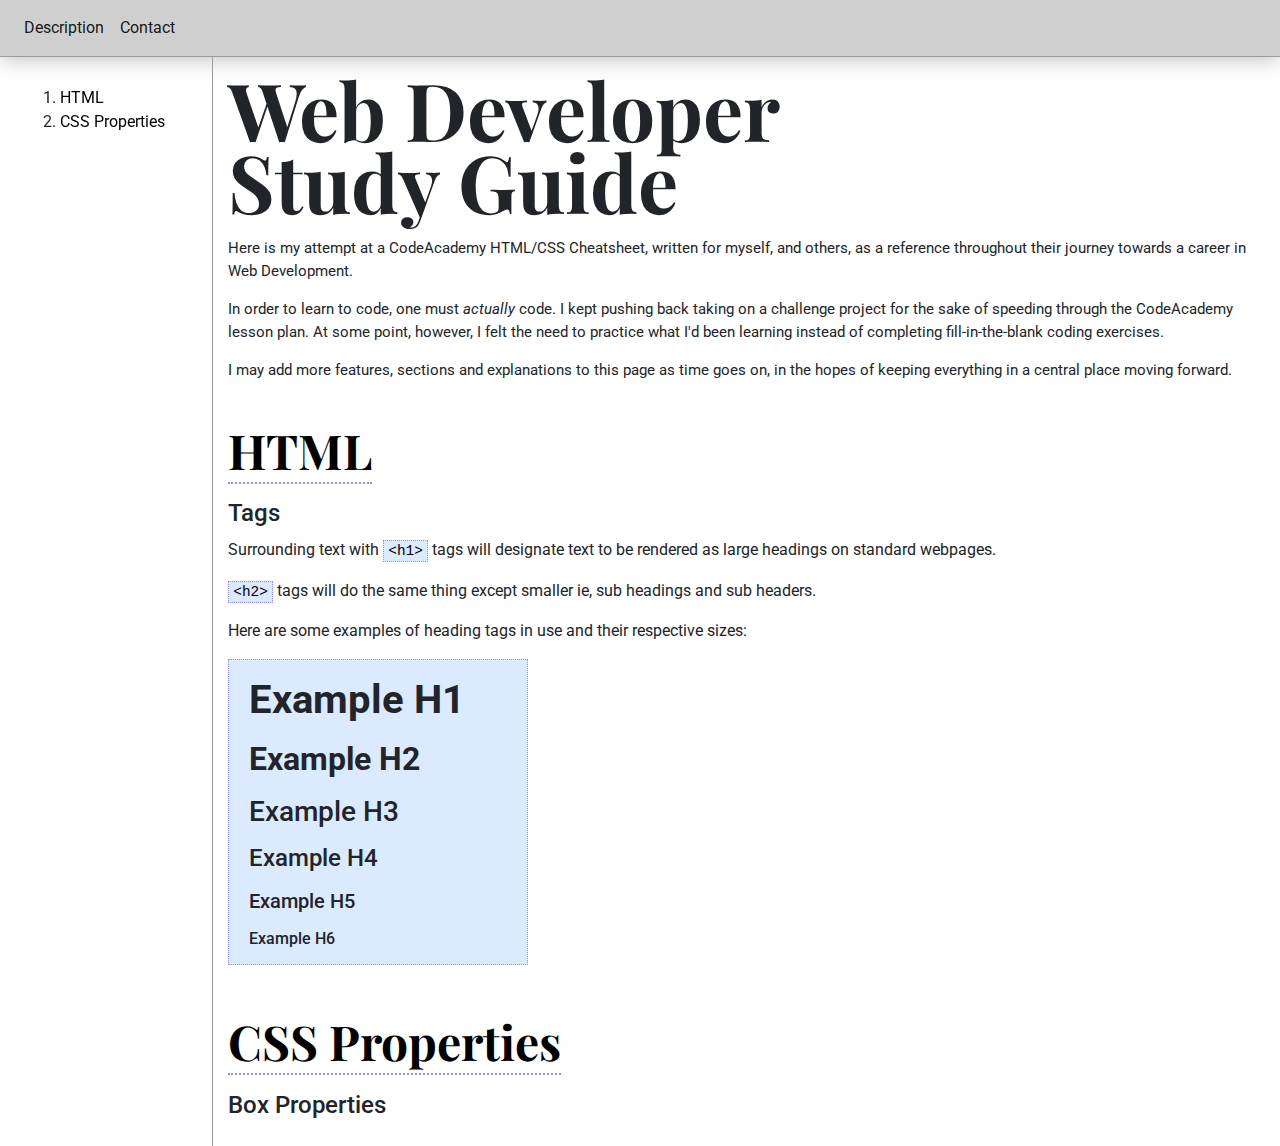
<file: studyGuide.html>
<!DOCTYPE html>
<html lang="en">

<head>
	<meta charset="UTF-8">
	<meta name="viewport" content="width=device-width, initial-scale=1.0">
	<title>Web Developer Study Guide</title>
	<!-- bootstrap -->
	<link rel="stylesheet" href="https://stackpath.bootstrapcdn.com/bootstrap/4.4.1/css/bootstrap.min.css"
		integrity="sha384-Vkoo8x4CGsO3+Hhxv8T/Q5PaXtkKtu6ug5TOeNV6gBiFeWPGFN9MuhOf23Q9Ifjh" crossorigin="anonymous">
	<!-- google fonts -->
	<link
		href="https://fonts.googleapis.com/css2?family=Playfair+Display:ital,wght@0,400;0,500;0,700;1,400&family=Roboto:wght@300;400;500&display=swap"
		rel="stylesheet">
	<!-- my css -->
	<link rel="stylesheet" href="studyGuide.css" />
</head>

<nav class="navbar navbar-expand navbar-light" style="background-color: #cfcfcf;">
	<div class="collapse navbar-collapse" id="navbarSupportedContent">
		<ul class="navbar-nav mr-auto">
			<li class="nav-item active">
				<a class="nav-link" href="#pagetitle">Description<span class="sr-only">(current)</span></a>
			</li>
			<li class="nav-item active">
				<a class="nav-link" href="#contact">Contact<span class="sr-only">(current)</span></a>
			</li>
		</ul>
	</div>
</nav>

<body>
	<div class="container-fluid mycontainer">
		<!-- needs to be container fluid to wrap all the way to the edges! -->
		<div class="row py-3">
			<div class="col-2 order-0 d-none d-lg-block" id="sticky-sidebar">
				<div class="sticky-top">
					<div class="sidebarwrapper">
						<ol>
							<li><a href="#html">HTML</a></li>
							<li><a href="#CSS">CSS Properties</a></li>
						</ol>
					</div>
				</div>
			</div>
			<!-- MAIN CONTENT -->
			<div class="col" id="main">
				<!-- title -->
				<h1 class="pagetitle" id="pagetitle">Web Developer <br> Study Guide</h1>

				<!-- project description -->
				<div id="description">
					<!-- @ the bottom of the guide, use a table to separate contact info like that html5 template you used way back when  -->
					<p>Here is my attempt at a CodeAcademy HTML/CSS Cheatsheet, written for myself, and others,
						as a
						reference
						throughout their journey towards a career in Web Development.</p>
					<p>In order to learn to code, one must <i>actually</i> code. I kept pushing back taking on a
						challenge
						project for the sake of speeding through the CodeAcademy lesson plan. At some point,
						however, I
						felt the
						need to practice what I'd been learning instead of completing fill-in-the-blank coding
						exercises.</p>
					<p>I may add more features, sections and explanations to this page as time goes on, in the
						hopes
						of
						keeping
						everything in a central place moving forward.</p>
				</div>

				<br>
				<!-- HTML chapter -->
				<h2><span id=html class="chapterheading">HTML</span></h2>

				<!-- HTMLtags sub chapter -->
				<div class="tags">
					<h3 class="subheading">Tags</h3>
					<p>Surrounding text with <code>&lt;h1&gt;</code> tags will designate text to be rendered as
						large
						headings
						on standard webpages.</p>
					
					<p><code>&lt;h2&gt;</code> tags will do the same thing except smaller ie, sub headings and
						sub
						headers.</p>

					<div class="examples">
						<p>Here are some examples of heading tags in use and their respective sizes:</p>
						<div id="headingexamples">
							<p>
								<h1 class="exampleitems">Example H1</h1>
							</p>
							<p>
								<h2 class="exampleitems">Example H2</h2>
							</p>
							<p>
								<h3 class="exampleitems">Example H3</h3>
							</p>
							<p>
								<h4 class="exampleitems">Example H4</h4>
							</p>
							<p>
								<h5 class="exampleitems">Example H5</h5>
							</p>
							<p>
								<h6 class="exampleitems">Example H6</h6>
							</p>
						</div>
					</div>
				</div>
				<br><br>
				<!-- CSS chapter -->
				<h2><span id=CSS class="chapterheading">CSS Properties</span></h2>
				<!-- CSS boxes sub chapter -->
				<div class="boxes">
					<h3 class="subheading">Box Properties</h3>

					<!-- <h3>tables</h3>
			<h3>Lists</h3>
			<h2>CSS Properties</h2>
			<h3>The Box Content Model</h3>
			<h3>Box Positioning</h3>
			<h3>Flex Sizing</h3>
			<h3>Media Queries</h3>
			<h3>Site responsiveness</h3>
			<h3>Color</h3>
				<h4>RGB Alpha</h4> -->

				</div>
			</div>
		</div>
	</div>
	<!-- contact table/info -->
	<div id="contact">
	</div>
	<!-- <footer>
		fixed footer/contact info and links to github, linkedin 
		also footer should be hidden underneath the top of the page and then when you scroll down, should sticky to the bottom of the page as it scrolls,that way, there isn't redundant contact info at the beginning
		
	footer should blend seamlessly into the bottom of the contact info section 

		<ul class="icons">
			<li><a href="#" class="icon brands fa-github"><span class="label">GitHub</span></a></li>
			<li><a href="#" class="icon brands fa-instagram"><span class="label">Instagram</span></a></li> 
		<ul>
			<li><a href="github.com/micriver" target="_blank">GitHub</a></li>
			<li><a href="https://www.linkedin.com/in/michael-rivera-a42391112" target="_blank">LinkedIn</a></li>
		</ul>
	</footer> -->
</body>

</html>
</file>
<file: mobile-style.css>
/* Galaxy S6, S7, S7 Edge */
@media only screen and (min-device-width: 320px) /* and (min-device-width: 340px) */ and (max-device-width: 640px) and (-webkit-min-device-pixel-ratio: 2) {
  CSS Rules Here html,
  body {
    padding: 0;
    margin: 0;
  }

  .navbar {
    padding: 5px;
  }

  .hero-name {
    padding-top: 65px;
    font-size: 3.8rem;
    font-weight: 900;
    color: black;
  }

  .hero-name .comment {
    display: none;
  }

  .contact-mobile {
    display: inline;
    color: #c7c7c7;
    font-family: Roboto;
    font-weight: 900;
    text-transform: uppercase;
    font-style: bold;
    letter-spacing: 0.045em;
  }

  .email-mobile {
    color: #0075ff;
  }

  .bio {
    padding-top: 20px;
    margin-top: 0;
  }

  .social-icons {
    margin-top: 0px;
    margin-bottom: 30px;
  }

  /* Portfolio-mobile */
  .portfolio-row {
    color: rgba(255, 255, 255, 0.75);
    padding: 20px 0px;
    background-color: #0075ff;
  }

  .first-row {
    padding-top: 60px;
  }
  .last-row {
    padding-bottom: 80px;
  }
}

@media only screen and (min-device-width: 320px) and (max-device-width: 568px) and (-webkit-min-device-pixel-ratio: 2) {
  /* CSS Rules Here */
}
</file>
<file: blog-style.css>
html {
  -webkit-font-smoothing: antialiased;
  height: 100%;
  max-width: 100vw;
  scroll-behavior: smooth;
  /* font */
  font-family: "Roboto";
  font-weight: 400;
  font-size: 1.2rem;

  /* formatting */
  /* padding: 150px 400px; */
}

h1 {
  font-family: "Roboto";
  font-weight: 800;
  font-size: 2.2rem;
}

.post {
  /* border: red 1px solid; */
  margin: 200px 600px;
  padding-bottom: 200px;
}
</file>
<file: studyGuide.css>
html, body {
	height: 100%;
	margin: 0px;
}

/* [ element, element ] - will select BOTH elements, good for when your page has similar styles across multiple elements EG when your paragraph and header elements are the same color */
h1, h2 {
	font-family: "Playfair Display";
	font-weight: 700;
}

.pagetitle {
	font-size: 5em;
	margin: 0;
	margin-bottom: 20px;
	line-height: .9em;
}

/* main site */

/* nav bar stuff */
nav {
	box-shadow: 0px 5px 20px rgba(0, 0, 0, 0.2);
	/* margin-bottom: 20px; */
	/* you need this position property to use the top property */
	position: relative;
	width: 100%;
	border-bottom-style: outset;
	border-width: 1.2px;
}

/* in order to target the listed items inside the nav bar, you have to write the parent, then the child */
nav ul {
	list-style-type: none;
	margin: 0;
	padding: 0;
	overflow: hidden;
	width: 100%;
}
  
nav li {
	float: left;
}
  
nav li a {
	display: block;
	color: black;
	text-align: center;
	padding: 20px 30px;
	text-decoration: none;
}

.navbar {
	/* margin: 0px; */
}

/* sidenavbar stuff */
#sticky-sidebar{
	/* border: 5px solid red; */
	margin-top: -17px;
	margin-bottom: -17px;
	border-right-style: outset;
	border-width: 1.2px;
	/* background-color: rgb(207, 207, 207); */
}

.row {
	/* padding: 0; */
	/* border: 2px solid red; */
}

.sidebarwrapper {
	/* border: 2px solid red; */
	padding: 30px 20px 400px 5px;
	overflow-wrap: break-word;
}
/* 
.sticky-top {
	padding: 30px 10px;
	top: 85px;
	border: 2px solid red;
	box-shadow: 0px 20px 30px -13px rgba(0, 0, 0, 0.2);
	border-radius: 5px;
	background-color: rgb(207, 207, 207);
	border-style: outset;
	border-width: 1.2px;
	width: 100%;
} */

a:link {
	color: black;
}
a:visited {
	color: black;
}

/* main content stuff */
#description {
	font-size: 15px;
}

/* vvvvvv restrict border to width of text vvvvvv */
/* Chapter text borders */
h2 span {
	position: relative;
	padding-bottom: 2px;
}

h2 span::after {
	position: absolute;
	width: 100%;
	left: 0; 
    bottom: 0px; 
    width: 100%; 
    height: 1px; 
	border-bottom: 2px dotted rgb(143, 141, 255);
    content: ""
}
/* ^^^^^^ restrict border to width of text ^^^^^^ */

/* background look anytime you write code on the page */
code {
	background-color: rgba(38, 125, 255, 0.164);
	border: 1px dotted rgb(143, 141, 255);
	color: black;
	padding: 2px 4px;
	font-size: .9em;
}


/* HTML Examples of headings */
#headingexamples {
	background-color: rgba(38, 125, 255, 0.164);
	border: 1px dotted rgb(143, 141, 255);
	width: 300px;
	padding: 0 20px;
}

.exampleitems {
	font-family: "Roboto";
}

.chapterheading {
	color: black;
	font-size: 3rem;
}

.subheading {
	font-size: 1.5rem;
	margin: 20px 0px 10px 0px;
}
</file>
<file: style.css>
/*
resources:

reorder columns when changing screen size: https://stackoverflow.com/questions/52324561/bootstrap-4-how-to-change-the-order-of-a-columns-when-the-screen-size-changes

new color pallete:
https://www.schemecolor.com/gunmetal-grey-shades.php

using hover.css:
https://github.com/IanLunn/Hover/#using-icon-effects

*/

html,
body {
  -webkit-font-smoothing: antialiased;
  margin: 0;
  padding: 0;
  height: 100%;
  width: 100%;
  scroll-behavior: smooth;
}

.navbar {
  background-color: #0075ff;
  box-shadow: 0px 3px 5px rgba(0, 0, 0, 0.1);
  margin: 0;
  padding: 10px;
}

.navbar-nav li {
  padding: 0px;
  margin: 0px 15px;
}

.nav-likedin-icon {
  margin: 0 15px;
}

.nav-github-icon {
  margin: 0px 15px;
}

.no-wrap {
  white-space: nowrap;
}

.hero-name {
  font-family: "Roboto";
  font-style: italic;
  font-weight: 900;
  font-size: 5rem;
  text-transform: uppercase;
  letter-spacing: 0.05em;
  color: black;
  line-height: 1em;
}

.hero-name .comment {
  font-family: "Roboto";
  font-weight: 900;
  color: #0075ff;
  font-size: 6rem;
}

.contact {
  color: #c7c7c7;
  text-transform: uppercase;
  font-family: Roboto;
  font-weight: 900;
}

.contact .email {
  color: #0075ff;
  font-family: Roboto;
  font-weight: 900;
  text-transform: uppercase;
  font-style: bold;
  letter-spacing: 0.045em;
}

.contact-mobile {
  display: none;
}

/* SOCIAL ICONS */
.social-icons {
  margin-top: 30px;
}

.github_icon {
  margin: 2px 15px;
}

.linkedin_icon {
  margin: 5px 5px;
}

.hvr-icon-grow {
  display: inline-block;
  vertical-align: middle;
  -webkit-transform: perspective(1px) translateZ(0);
  transform: perspective(1px) translateZ(0);
  box-shadow: 0 0 1px rgba(0, 0, 0, 0);
  -webkit-transition-duration: 0.3s;
  transition-duration: 0.3s;
}
.hvr-icon-grow .hvr-icon {
  -webkit-transform: translateZ(0);
  transform: translateZ(0);
  -webkit-transition-duration: 0.3s;
  transition-duration: 0.3s;
  -webkit-transition-property: transform;
  transition-property: transform;
  -webkit-transition-timing-function: ease-out;
  transition-timing-function: ease-out;
}
.hvr-icon-grow:hover .hvr-icon,
.hvr-icon-grow:focus .hvr-icon,
.hvr-icon-grow:active .hvr-icon {
  -webkit-transform: scale(1.3) translateZ(0);
  transform: scale(1.05) translateZ(0);
}

/* LINKS */
a:link {
  color: rgb(255, 255, 255);
  text-decoration: none;
}

.ani-link {
  margin: 0px;
  border-bottom: 4px solid #d3d3d355;
  color: #1a1a1a;
  padding: 2px 5px 0px 5px;
  border-radius: 4px;
  -webkit-transform: perspective(1px) translateZ(0);
  transform: perspective(1px) translateZ(0);
  box-shadow: 0 0 1px rgba(0, 0, 0, 0);
  overflow: hidden;
  -webkit-transition-duration: 0.3s;
  transition-duration: 0.3s;
  -webkit-transition-property: color, background-color;
  transition-property: color, background-color;
}

.ani-link:hover {
  background-color: rgba(250, 250, 250, 0.3);
  border-bottom: 4px solid #d3d3d355;
  color: #ffffff;
  padding: 2px 5px 0px 5px;
  border-radius: 4px;
}

a:visited {
  color: rgb(255, 255, 255);
  text-decoration: none;
}

a:hover {
  color: rgb(255, 255, 255);
  text-decoration: none;
}

a:active {
  text-decoration: none;
}

/* Link Background Fade animation */
.hvr-fade {
  display: inline-block;
  vertical-align: middle;
  -webkit-transform: perspective(1px) translateZ(0);
  transform: perspective(1px) translateZ(0);
  box-shadow: 0 0 1px rgba(0, 0, 0, 0);
  overflow: hidden;
  -webkit-transition-duration: 0.3s;
  transition-duration: 0.3s;
  -webkit-transition-property: color, background-color;
  transition-property: color, background-color;
  padding: 0px 15px;
  border-radius: 4px;
}
.hvr-fade:hover,
.hvr-fade:focus,
.hvr-fade:active {
  background-color: #0075ff;
  color: white;
  padding: 0px 15px;
  border-radius: 4px;
}

.blog-link {
  color: black;
}

/* Portfolio desktop */
.portfolio-row h1 {
  font-family: Roboto;
  font-style: italic;
  font-weight: 700;
  color: rgba(255, 255, 255, 0.85);
}

.portfolio-row {
  color: rgba(255, 255, 255, 0.85);
  padding: 50px 0px;
  background-color: #0075ff;
}

.project-img {
  box-shadow: 0px 4px 4px rgba(0, 0, 0, 0.25);
  border-radius: 8px;
}

.project-text {
  font-family: Roboto;
  font-weight: 400;
  font-size: 1.2rem;
}

.first-row {
  padding-top: 150px;
}
.last-row {
  padding-bottom: 150px;
}

#blogs {
  height: 100vh;
  color: rgba(0, 0, 0, 0.747);
  /* color: #f1f1f1; */
}

#blogs h1 {
  font-family: Roboto;
  font-style: italic;
  font-weight: 700;
  /* color: #f1f1f1; */
  color: rgba(0, 0, 0, 0.747);
}

.hire-me-button {
  margin-top: 50px;
}

.guide-text {
  margin-right: 10%;
}
</file>
